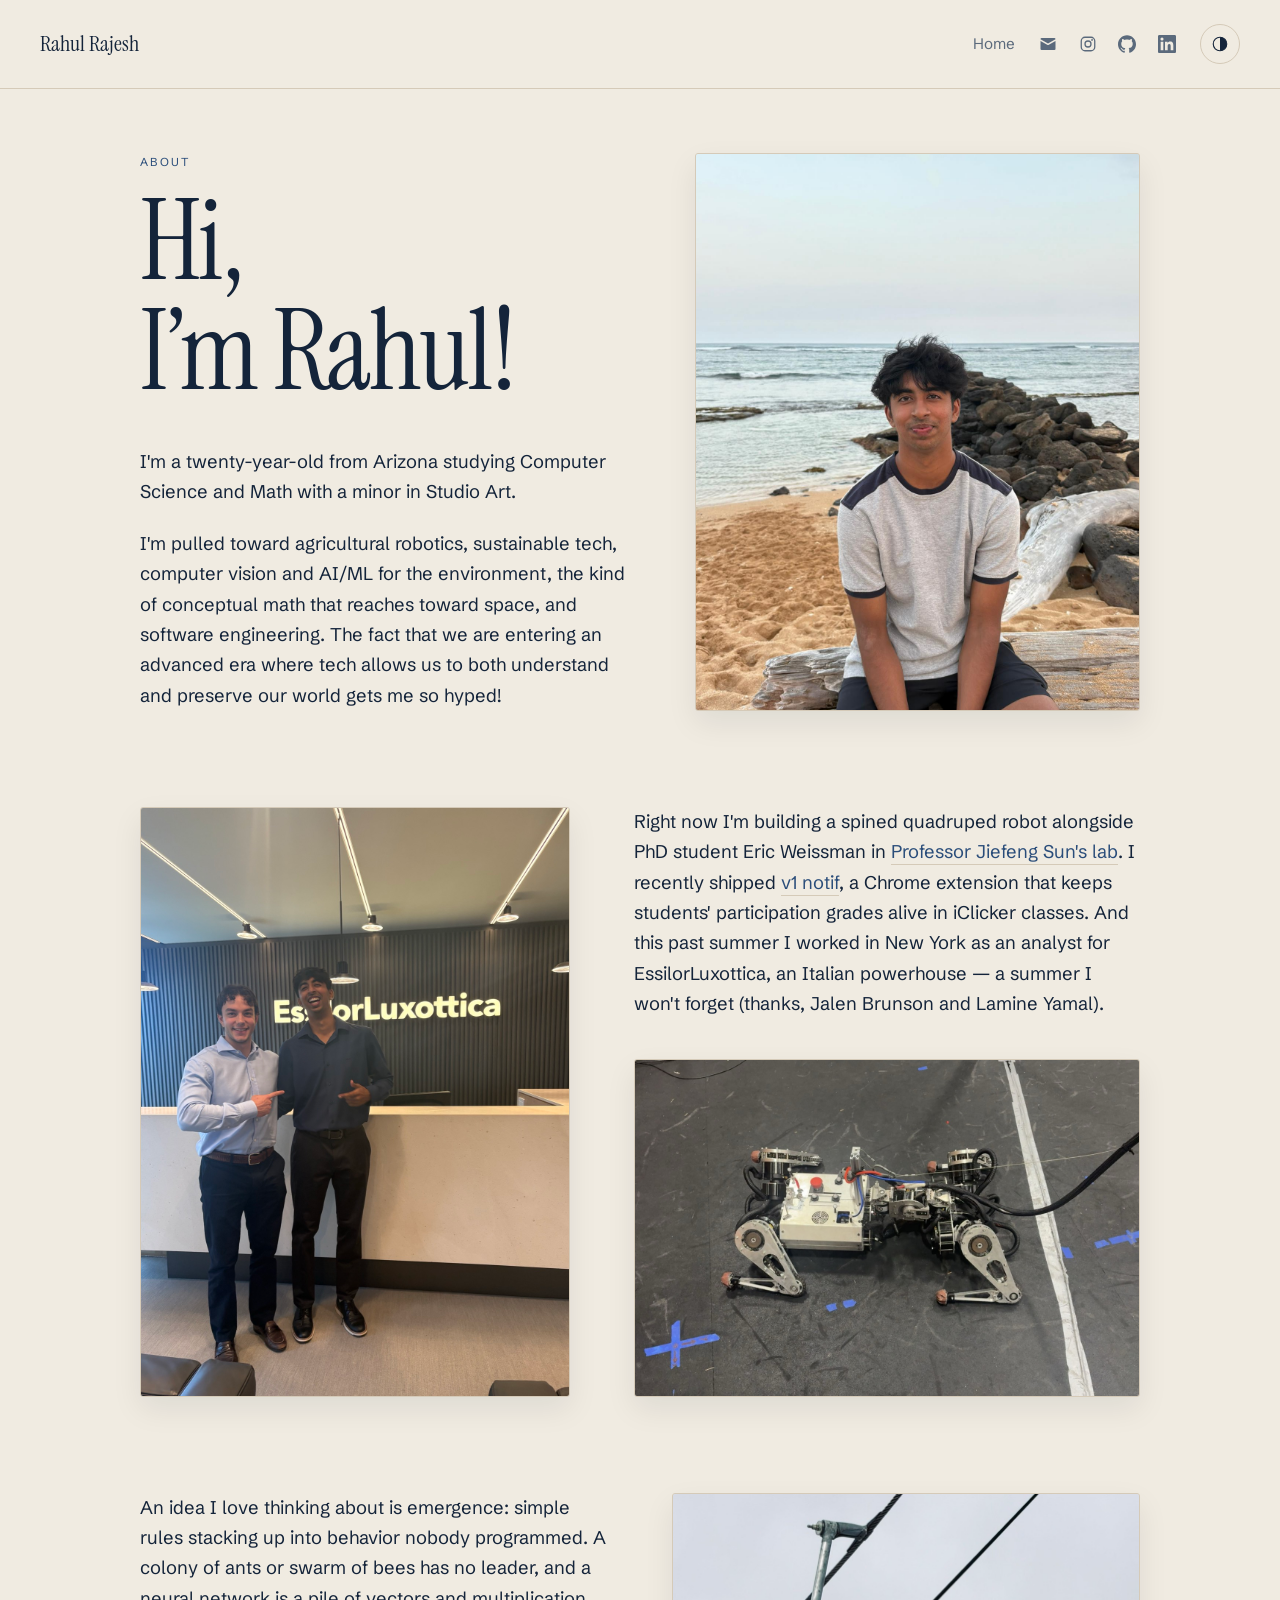
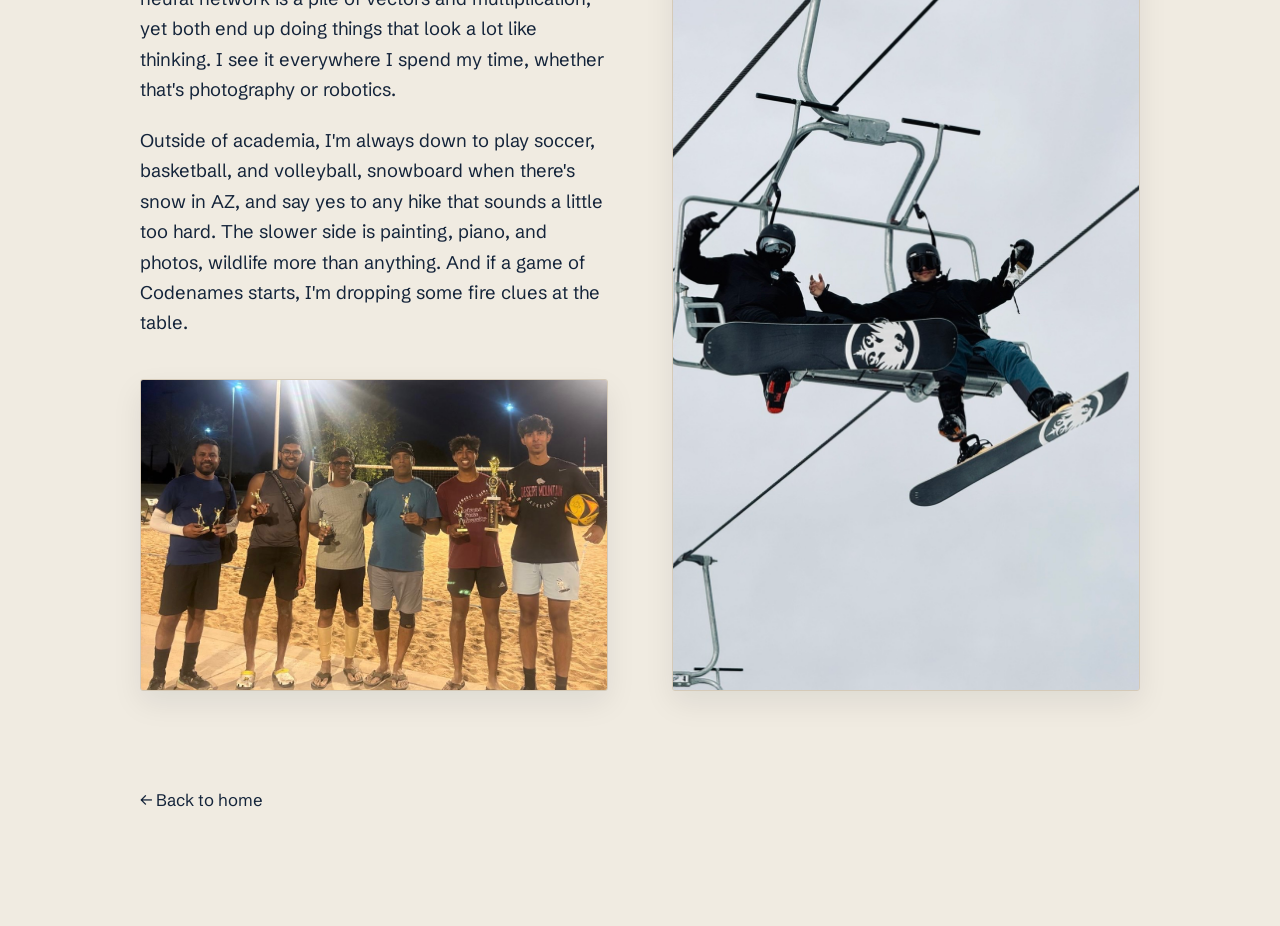
<file: about.html>
<!DOCTYPE html>
<html lang="en">
<head>
  <meta charset="UTF-8" />
  <meta name="viewport" content="width=device-width, initial-scale=1.0" />
  <title>About — Rahul Rajesh</title>
  <meta name="description" content="About Rahul Rajesh — CS & Math student, roboticist, and photographer at ASU." />
  <script>if (localStorage.getItem("theme") === "dark") document.documentElement.setAttribute("data-theme", "dark");</script>
  <link rel="preconnect" href="https://fonts.googleapis.com" />
  <link rel="preconnect" href="https://fonts.gstatic.com" crossorigin />
  <link href="https://fonts.googleapis.com/css2?family=Instrument+Serif:ital@0;1&family=Schibsted+Grotesk:wght@400;500;600;700&display=swap" rel="stylesheet" />
  <link rel="icon" href="favicon.svg" type="image/svg+xml" />
  <link rel="stylesheet" href="css/styles.css" />
</head>
<body>
  <header class="topbar">
    <a class="topbar__brand" href="index.html#home">Rahul Rajesh</a>
    <nav class="topbar__right">
      <a class="topbar__home" href="index.html#home">Home</a>
      <span class="socials">
        <span class="social social--email" tabindex="0" role="button" aria-label="Email address">
          <svg viewBox="0 0 24 24" aria-hidden="true"><path fill="currentColor" d="M2 5.5A1.5 1.5 0 0 1 3.5 4h17A1.5 1.5 0 0 1 22 5.5v.3l-10 5.6L2 5.8v-.3Zm0 2.4V18.5A1.5 1.5 0 0 0 3.5 20h17a1.5 1.5 0 0 0 1.5-1.5V7.9l-9.5 5.3a1 1 0 0 1-1 0L2 7.9Z"/></svg>
          <a class="social__reveal" href="mailto:rrajes10@asu.edu">rrajes10@asu.edu</a>
        </span>
        <a class="social" href="https://www.instagram.com/rahul_raj.12" target="_blank" rel="noopener" aria-label="Instagram">
          <svg viewBox="0 0 24 24" aria-hidden="true"><rect x="3" y="3" width="18" height="18" rx="5" fill="none" stroke="currentColor" stroke-width="1.7"/><circle cx="12" cy="12" r="4" fill="none" stroke="currentColor" stroke-width="1.7"/><circle cx="17.4" cy="6.6" r="1.2" fill="currentColor"/></svg>
        </a>
        <a class="social" href="https://github.com/rahulrajes" target="_blank" rel="noopener" aria-label="GitHub">
          <svg viewBox="0 0 24 24" aria-hidden="true"><path fill="currentColor" d="M12 .297c-6.63 0-12 5.373-12 12 0 5.303 3.438 9.8 8.205 11.385.6.113.82-.258.82-.577 0-.285-.01-1.04-.015-2.04-3.338.724-4.042-1.61-4.042-1.61C4.422 18.07 3.633 17.7 3.633 17.7c-1.087-.744.084-.729.084-.729 1.205.084 1.838 1.236 1.838 1.236 1.07 1.835 2.809 1.305 3.495.998.108-.776.417-1.305.76-1.605-2.665-.3-5.466-1.332-5.466-5.93 0-1.31.465-2.38 1.235-3.22-.135-.303-.54-1.523.105-3.176 0 0 1.005-.322 3.3 1.23.96-.267 1.98-.399 3-.405 1.02.006 2.04.138 3 .405 2.28-1.552 3.285-1.23 3.285-1.23.645 1.653.24 2.873.12 3.176.765.84 1.23 1.91 1.23 3.22 0 4.61-2.805 5.625-5.475 5.92.42.36.81 1.096.81 2.22 0 1.606-.015 2.896-.015 3.286 0 .315.21.69.825.57C20.565 22.092 24 17.592 24 12.297c0-6.627-5.373-12-12-12"/></svg>
        </a>
        <a class="social" href="https://www.linkedin.com/in/rahulrajesh123" target="_blank" rel="noopener" aria-label="LinkedIn">
          <svg viewBox="0 0 24 24" aria-hidden="true"><path fill="currentColor" d="M20.447 20.452h-3.554v-5.569c0-1.328-.027-3.037-1.852-3.037-1.853 0-2.136 1.445-2.136 2.939v5.667H9.351V9h3.414v1.561h.046c.477-.9 1.637-1.85 3.37-1.85 3.601 0 4.267 2.37 4.267 5.455v6.286zM5.337 7.433a2.062 2.062 0 01-2.063-2.065 2.064 2.064 0 112.063 2.065zm1.782 13.019H3.555V9h3.564v11.452zM22.225 0H1.771C.792 0 0 .774 0 1.729v20.542C0 23.227.792 24 1.771 24h20.451C23.2 24 24 23.227 24 22.271V1.729C24 .774 23.2 0 22.222 0h.003z"/></svg>
        </a>
      </span>
      <button class="mode-toggle" id="theme-toggle" type="button" aria-label="Switch theme">
        <svg viewBox="0 0 24 24" aria-hidden="true">
          <circle cx="12" cy="12" r="9" fill="none" stroke="currentColor" stroke-width="1.5"/>
          <path d="M12 3 a9 9 0 0 1 0 18 z" fill="currentColor"/>
        </svg>
      </button>
    </nav>
  </header>

  <main class="about container">

    <!-- Hero -->
    <section class="about-hero">
      <div class="about-hero__text">
        <p class="eyebrow">About</p>
        <h1 class="about-hero__title">Hi, I&rsquo;m&nbsp;Rahul!</h1>
        <div class="prose about-hero__intro" data-content="content/about/intro.txt"></div>
      </div>
      <figure class="about-figure about-portrait" data-reveal>
        <img src="assets/img/about/profile.jpg" alt="Rahul Rajesh" loading="lazy" />
      </figure>
    </section>

    <!-- Right now: tall photo on the left; text (top) + squad photo (bottom) on the right -->
    <section class="about-block about-block--media">
      <figure class="about-figure about-media__tall" data-reveal>
        <img src="assets/img/about/luxottica.jpg" alt="New York, the summer at EssilorLuxottica" loading="lazy" />
      </figure>
      <div class="about-media__col">
        <div class="about-block__text">
          <div class="prose" data-content="content/about/now.txt"></div>
        </div>
        <figure class="about-figure" data-reveal>
          <img src="assets/img/about/squad.jpg" alt="With the spined-quadruped crew" loading="lazy" />
        </figure>
      </div>
    </section>

    <!-- Ideas + Off-the-clock on the left, snowboard photo spanning on the right -->
    <div class="about-sidephoto">
      <div class="about-sidephoto__col">
        <!-- One idea: emergence -->
        <section class="about-block about-block--ideas" data-reveal>
          <div class="prose" data-content="content/about/ideas.txt"></div>
        </section>

        <!-- Off the clock -->
        <section class="about-block">
          <div class="prose" data-content="content/about/hobbies.txt"></div>
        </section>

        <!-- Volleyball photo under the text; its bottom lines up with the snowboard photo's -->
        <figure class="about-figure about-sidephoto__under" data-reveal>
          <img src="assets/img/about/vb.jpeg" alt="Playing volleyball" loading="lazy" />
        </figure>
      </div>
      <figure class="about-figure about-sidephoto__img" data-reveal>
        <img src="assets/img/about/snowboard.jpg" alt="Snowboarding" loading="lazy" />
      </figure>
    </div>

    <p><a class="back-link" href="index.html#home">&larr; Back to home</a></p>
  </main>

  <script src="js/content.js"></script>
  <script src="js/main.js"></script>
</body>
</html>
</file>
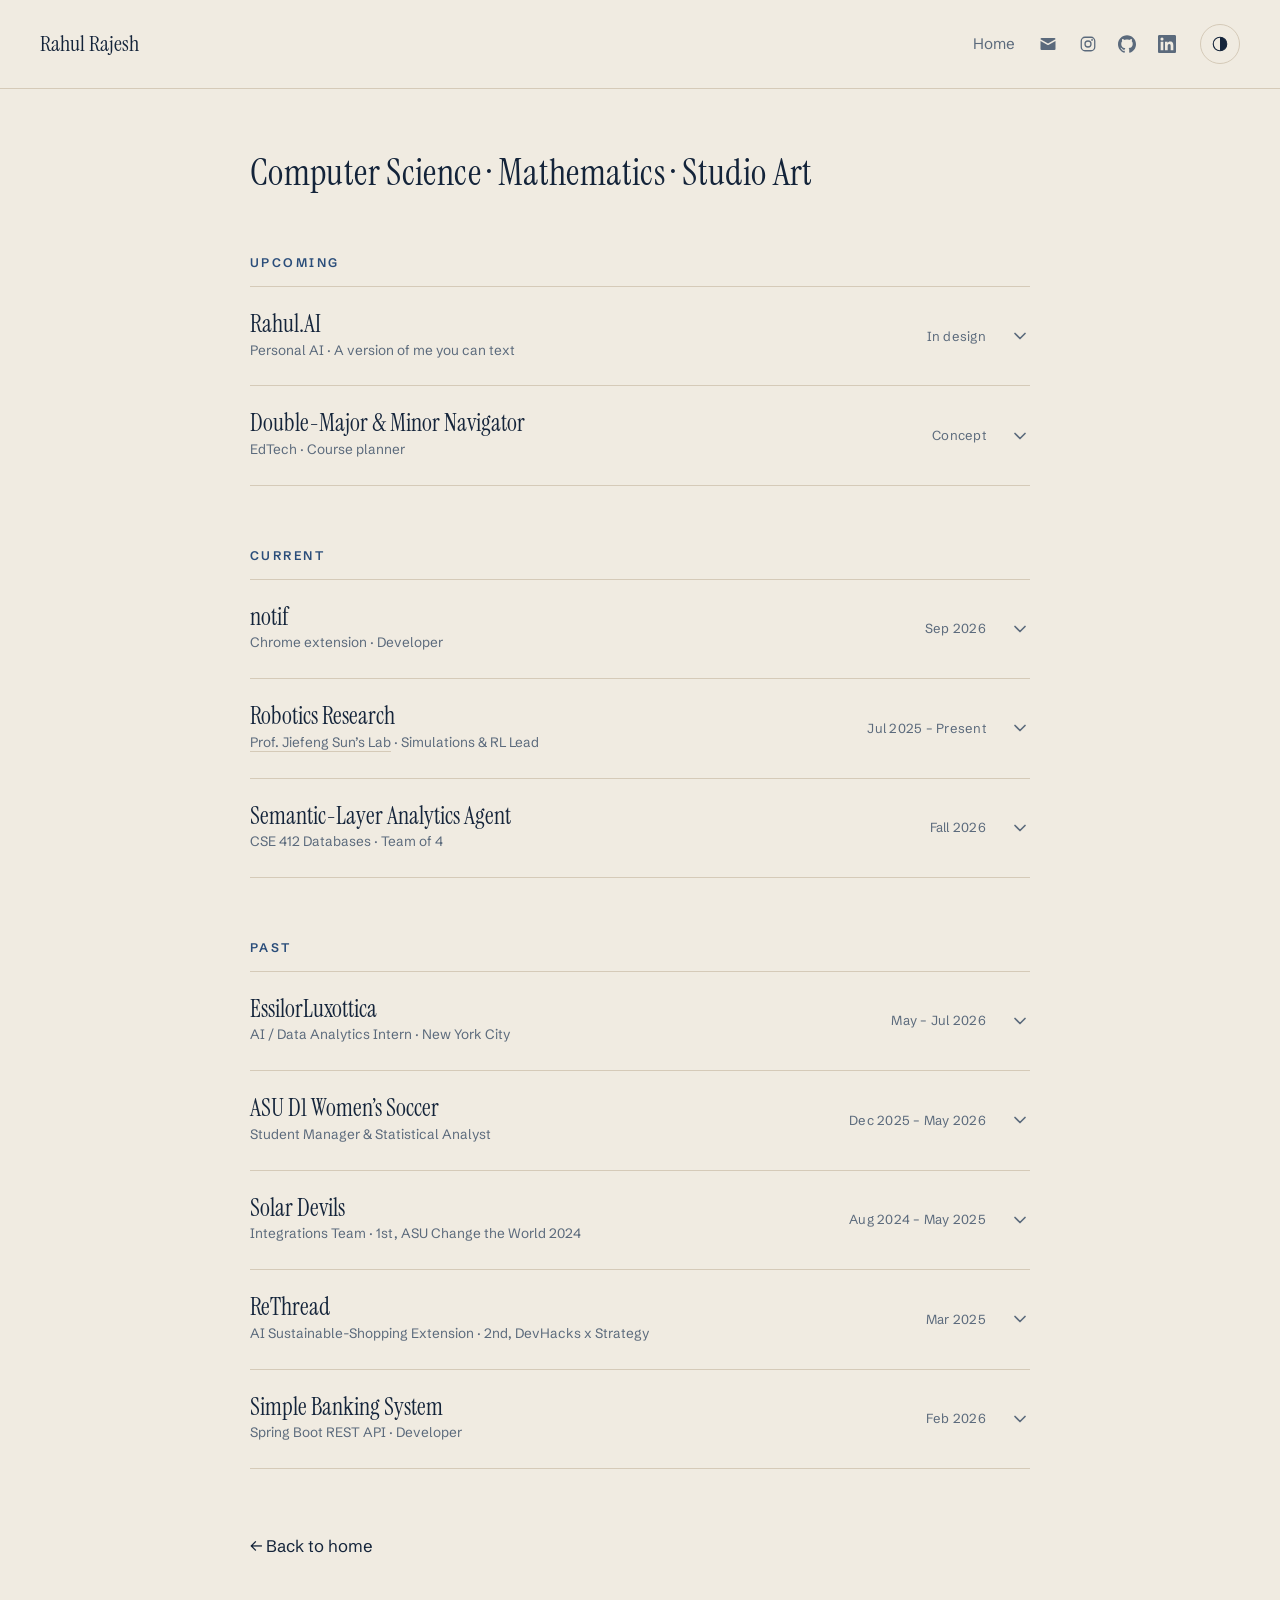
<file: academic.html>
<!DOCTYPE html>
<html lang="en">
<head>
  <meta charset="UTF-8" />
  <meta name="viewport" content="width=device-width, initial-scale=1.0" />
  <title>Academic — Rahul Rajesh</title>
  <meta name="description" content="Academic work, research, and projects by Rahul Rajesh." />
  <script>if (localStorage.getItem("theme") === "dark") document.documentElement.setAttribute("data-theme", "dark");</script>
  <link rel="preconnect" href="https://fonts.googleapis.com" />
  <link rel="preconnect" href="https://fonts.gstatic.com" crossorigin />
  <link href="https://fonts.googleapis.com/css2?family=Instrument+Serif:ital@0;1&family=Schibsted+Grotesk:wght@400;500;600;700&display=swap" rel="stylesheet" />
  <link rel="icon" href="favicon.svg" type="image/svg+xml" />
  <link rel="stylesheet" href="css/styles.css" />
</head>
<body>
  <header class="topbar">
    <a class="topbar__brand" href="index.html#home">Rahul Rajesh</a>
    <nav class="topbar__right">
      <a class="topbar__home" href="index.html#home">Home</a>
      <span class="socials">
        <span class="social social--email" tabindex="0" role="button" aria-label="Email address">
          <svg viewBox="0 0 24 24" aria-hidden="true"><path fill="currentColor" d="M2 5.5A1.5 1.5 0 0 1 3.5 4h17A1.5 1.5 0 0 1 22 5.5v.3l-10 5.6L2 5.8v-.3Zm0 2.4V18.5A1.5 1.5 0 0 0 3.5 20h17a1.5 1.5 0 0 0 1.5-1.5V7.9l-9.5 5.3a1 1 0 0 1-1 0L2 7.9Z"/></svg>
          <a class="social__reveal" href="mailto:rrajes10@asu.edu">rrajes10@asu.edu</a>
        </span>
        <a class="social" href="https://www.instagram.com/rahul_raj.12" target="_blank" rel="noopener" aria-label="Instagram">
          <svg viewBox="0 0 24 24" aria-hidden="true"><rect x="3" y="3" width="18" height="18" rx="5" fill="none" stroke="currentColor" stroke-width="1.7"/><circle cx="12" cy="12" r="4" fill="none" stroke="currentColor" stroke-width="1.7"/><circle cx="17.4" cy="6.6" r="1.2" fill="currentColor"/></svg>
        </a>
        <a class="social" href="https://github.com/rahulrajes" target="_blank" rel="noopener" aria-label="GitHub">
          <svg viewBox="0 0 24 24" aria-hidden="true"><path fill="currentColor" d="M12 .297c-6.63 0-12 5.373-12 12 0 5.303 3.438 9.8 8.205 11.385.6.113.82-.258.82-.577 0-.285-.01-1.04-.015-2.04-3.338.724-4.042-1.61-4.042-1.61C4.422 18.07 3.633 17.7 3.633 17.7c-1.087-.744.084-.729.084-.729 1.205.084 1.838 1.236 1.838 1.236 1.07 1.835 2.809 1.305 3.495.998.108-.776.417-1.305.76-1.605-2.665-.3-5.466-1.332-5.466-5.93 0-1.31.465-2.38 1.235-3.22-.135-.303-.54-1.523.105-3.176 0 0 1.005-.322 3.3 1.23.96-.267 1.98-.399 3-.405 1.02.006 2.04.138 3 .405 2.28-1.552 3.285-1.23 3.285-1.23.645 1.653.24 2.873.12 3.176.765.84 1.23 1.91 1.23 3.22 0 4.61-2.805 5.625-5.475 5.92.42.36.81 1.096.81 2.22 0 1.606-.015 2.896-.015 3.286 0 .315.21.69.825.57C20.565 22.092 24 17.592 24 12.297c0-6.627-5.373-12-12-12"/></svg>
        </a>
        <a class="social" href="https://www.linkedin.com/in/rahulrajesh123" target="_blank" rel="noopener" aria-label="LinkedIn">
          <svg viewBox="0 0 24 24" aria-hidden="true"><path fill="currentColor" d="M20.447 20.452h-3.554v-5.569c0-1.328-.027-3.037-1.852-3.037-1.853 0-2.136 1.445-2.136 2.939v5.667H9.351V9h3.414v1.561h.046c.477-.9 1.637-1.85 3.37-1.85 3.601 0 4.267 2.37 4.267 5.455v6.286zM5.337 7.433a2.062 2.062 0 01-2.063-2.065 2.064 2.064 0 112.063 2.065zm1.782 13.019H3.555V9h3.564v11.452zM22.225 0H1.771C.792 0 0 .774 0 1.729v20.542C0 23.227.792 24 1.771 24h20.451C23.2 24 24 23.227 24 22.271V1.729C24 .774 23.2 0 22.222 0h.003z"/></svg>
        </a>
      </span>
      <button class="mode-toggle" id="theme-toggle" type="button" aria-label="Switch theme">
        <svg viewBox="0 0 24 24" aria-hidden="true">
          <circle cx="12" cy="12" r="9" fill="none" stroke="currentColor" stroke-width="1.5"/>
          <path d="M12 3 a9 9 0 0 1 0 18 z" fill="currentColor"/>
        </svg>
      </button>
    </nav>
  </header>

  <main class="academic container">
    <p class="academic__fields">Computer Science &middot; Mathematics &middot; Studio Art</p>

    <!-- ============ UPCOMING ============ -->
    <section class="acc-group">
      <h2 class="acc-group__label">Upcoming</h2>
      <div class="acc">

        <details class="acc__item">
          <summary class="acc__head">
            <span class="acc__lead">
              <span class="acc__title">Rahul.AI</span>
              <span class="acc__sub">Personal AI · A version of me you can text</span>
            </span>
            <span class="acc__date">In design</span>
            <svg class="acc__chevron" viewBox="0 0 24 24" aria-hidden="true"><path d="M6 9l6 6 6-6" fill="none" stroke="currentColor" stroke-width="2" stroke-linecap="round" stroke-linejoin="round"/></svg>
          </summary>
          <div class="acc__body">
            <p>I want to build a version of me you can text. The plan is to fine-tune a model on my own messages, emails, and writing, then give it a retrieval layer so its answers come from things I&rsquo;ve said before. If it works, you could ask it about my projects at 2am and get the same answer I&rsquo;d give you. I&rsquo;m still working out the hard parts: privacy, and how much to fine-tune versus retrieve.</p>
          </div>
        </details>

        <details class="acc__item">
          <summary class="acc__head">
            <span class="acc__lead">
              <span class="acc__title">Double-Major &amp; Minor Navigator</span>
              <span class="acc__sub">EdTech · Course planner</span>
            </span>
            <span class="acc__date">Concept</span>
            <svg class="acc__chevron" viewBox="0 0 24 24" aria-hidden="true"><path d="M6 9l6 6 6-6" fill="none" stroke="currentColor" stroke-width="2" stroke-linecap="round" stroke-linejoin="round"/></svg>
          </summary>
          <div class="acc__body">
            <p>Planning a double major at ASU means ten tabs of degree sheets and a lot of guessing about which classes count twice. I want to fix that. You pick your two programs (or a major and a minor), and the tool finds the overlapping credits and lays out a semester-by-semester plan that covers both. Under the hood it&rsquo;s a degree audit with an optimizer hunting for classes you can double-count.</p>
          </div>
        </details>

      </div>
    </section>

    <!-- ============ CURRENT ============ -->
    <section class="acc-group">
      <h2 class="acc-group__label">Current</h2>
      <div class="acc">

        <details class="acc__item">
          <summary class="acc__head">
            <span class="acc__lead">
              <span class="acc__title">notif</span>
              <span class="acc__sub">Chrome extension · Developer</span>
            </span>
            <span class="acc__date">Sep 2026</span>
            <svg class="acc__chevron" viewBox="0 0 24 24" aria-hidden="true"><path d="M6 9l6 6 6-6" fill="none" stroke="currentColor" stroke-width="2" stroke-linecap="round" stroke-linejoin="round"/></svg>
          </summary>
          <div class="acc__body">
            <p>Zone out for thirty seconds in a big lecture and you miss the iClicker poll, and there goes your participation grade. I built notif to fix that. It sends a desktop notification and plays a sound the second a poll goes live on iClicker or TopHat. A MutationObserver watches the page for new polls, and I had to route the audio through an offscreen document to sneak past the site&rsquo;s security policy. It doesn&rsquo;t collect any of your data, and you can grab it on the <a href="https://chromewebstore.google.com/detail/gjhgkgehckbejnibbblcijoibhgdagle" target="_blank" rel="noopener">Chrome Web Store</a>.</p>
            <div class="gallery" data-gallery>
              <button class="gallery__item" type="button"><img src="assets/img/academic/notif/notif1.jpg" alt="notif sending a poll alert" loading="lazy"></button>
            </div>
          </div>
        </details>

        <details class="acc__item">
          <summary class="acc__head">
            <span class="acc__lead">
              <span class="acc__title">Robotics Research</span>
              <span class="acc__sub"><a href="https://sunrobotics.lab.asu.edu/" target="_blank" rel="noopener">Prof. Jiefeng Sun&rsquo;s Lab</a> · Simulations &amp; RL Lead</span>
            </span>
            <span class="acc__date">Jul 2025 – Present</span>
            <svg class="acc__chevron" viewBox="0 0 24 24" aria-hidden="true"><path d="M6 9l6 6 6-6" fill="none" stroke="currentColor" stroke-width="2" stroke-linecap="round" stroke-linejoin="round"/></svg>
          </summary>
          <div class="acc__body">
            <p>I run simulations and reinforcement learning for a spined quadruped (picture a robot dog with a bendy back) in Prof. Sun&rsquo;s lab. Right now I&rsquo;m building a ROS2 pipeline that estimates how fast the robot is moving by fusing IMU readings with OptiTrack motion capture through a Kalman filter, since the raw sensor data is noisy. Before that, I built the robot in IsaacSim and MuJoCo so we could train walking policies without breaking the real one. On the side, I&rsquo;m training YOLO models to spot invasive Diamondback Moths in plant shipments at the border.</p>
            <div class="gallery" data-gallery>
              <button class="gallery__item" type="button"><img src="assets/img/academic/research/squad1.jpg" alt="The spined quadruped in the lab" loading="lazy"></button>
              <button class="gallery__item" type="button"><img src="assets/img/academic/research/squad2.jpg" alt="The spined quadruped in the lab" loading="lazy"></button>
            </div>
          </div>
        </details>

        <details class="acc__item">
          <summary class="acc__head">
            <span class="acc__lead">
              <span class="acc__title">Semantic-Layer Analytics Agent</span>
              <span class="acc__sub">CSE 412 Databases · Team of 4</span>
            </span>
            <span class="acc__date">Fall 2026</span>
            <svg class="acc__chevron" viewBox="0 0 24 24" aria-hidden="true"><path d="M6 9l6 6 6-6" fill="none" stroke="currentColor" stroke-width="2" stroke-linecap="round" stroke-linejoin="round"/></svg>
          </summary>
          <div class="acc__body">
            <p>My databases class project, built with three teammates. You type a question like &ldquo;what were sales by seller state?&rdquo; and get a real answer from a Brazilian e-commerce dataset with about 100k orders. If you hand a question straight to an LLM, you often get SQL that looks right and returns the wrong number. So we added a semantic layer: tables that spell out what each metric means and which columns it comes from. The agent (LangGraph and Gemini, with tools over MCP) figures out what you&rsquo;re asking, looks up your terms, writes the SQL, and runs it read-only on Postgres. <a href="https://youtu.be/jkwxs0Xykx0" target="_blank" rel="noopener">Watch the demo</a>.</p>
          </div>
        </details>

      </div>
    </section>

    <!-- ============ PAST ============ -->
    <section class="acc-group">
      <h2 class="acc-group__label">Past</h2>
      <div class="acc">

        <details class="acc__item">
          <summary class="acc__head">
            <span class="acc__lead">
              <span class="acc__title">EssilorLuxottica</span>
              <span class="acc__sub">AI / Data Analytics Intern · New York City</span>
            </span>
            <span class="acc__date">May – Jul 2026</span>
            <svg class="acc__chevron" viewBox="0 0 24 24" aria-hidden="true"><path d="M6 9l6 6 6-6" fill="none" stroke="currentColor" stroke-width="2" stroke-linecap="round" stroke-linejoin="round"/></svg>
          </summary>
          <div class="acc__body">
            <p>I spent the summer in NYC as a data and AI intern. Before I got there, building one report from messy SAP and Hyperion exports ate about four hours of manual work every cycle. I wrote an R pipeline that cleans and joins those files and feeds a live Tableau dashboard, and now it takes fifteen minutes. I also worked on the company&rsquo;s internal AI analytics assistant, where I built and containerized the pipeline that turns BigQuery data into embeddings in Postgres, plus a reranker that sorts search results before they reach the model.</p>
          </div>
        </details>

        <details class="acc__item">
          <summary class="acc__head">
            <span class="acc__lead">
              <span class="acc__title">ASU D1 Women&rsquo;s Soccer</span>
              <span class="acc__sub">Student Manager &amp; Statistical Analyst</span>
            </span>
            <span class="acc__date">Dec 2025 – May 2026</span>
            <svg class="acc__chevron" viewBox="0 0 24 24" aria-hidden="true"><path d="M6 9l6 6 6-6" fill="none" stroke="currentColor" stroke-width="2" stroke-linecap="round" stroke-linejoin="round"/></svg>
          </summary>
          <div class="acc__body">
            <p>I was a student manager and the stats person for ASU women&rsquo;s soccer. I wrote Python scripts to clean player-tracking and match data from a bunch of different sources, then turned it into availability numbers and percentile rankings for scouting and roster decisions.</p>
          </div>
        </details>

        <details class="acc__item">
          <summary class="acc__head">
            <span class="acc__lead">
              <span class="acc__title">Solar Devils</span>
              <span class="acc__sub">Integrations Team · 1st, ASU Change the World 2024</span>
            </span>
            <span class="acc__date">Aug 2024 – May 2025</span>
            <svg class="acc__chevron" viewBox="0 0 24 24" aria-hidden="true"><path d="M6 9l6 6 6-6" fill="none" stroke="currentColor" stroke-width="2" stroke-linecap="round" stroke-linejoin="round"/></svg>
          </summary>
          <div class="acc__body">
            <p>Freshman year I joined the Solar Devils, ASU&rsquo;s solar car team, and we took first at ASU Change the World 2024. I was on integrations, where I built a Python and SQLite pipeline that pulled the car&rsquo;s CAN bus telemetry into a database. That way the team could see live performance data on the car&rsquo;s displays and figure out what was breaking.</p>
          </div>
        </details>

        <details class="acc__item">
          <summary class="acc__head">
            <span class="acc__lead">
              <span class="acc__title">ReThread</span>
              <span class="acc__sub">AI Sustainable-Shopping Extension · 2nd, DevHacks x Strategy</span>
            </span>
            <span class="acc__date">Mar 2025</span>
            <svg class="acc__chevron" viewBox="0 0 24 24" aria-hidden="true"><path d="M6 9l6 6 6-6" fill="none" stroke="currentColor" stroke-width="2" stroke-linecap="round" stroke-linejoin="round"/></svg>
          </summary>
          <div class="acc__body">
            <p>We built this at the DevHacks x Strategy hackathon and took second place. ReThread is a Chrome extension that recognizes the clothes you&rsquo;re looking at online (Google Cloud Vision plus keyword matching) and finds similar pieces secondhand on sites like Poshmark, so you can buy used and keep a few more clothes out of landfills.</p>
            <div class="gallery" data-gallery>
              <button class="gallery__item" type="button"><img src="assets/img/academic/rethread/rethread1.jpg" alt="ReThread in action" loading="lazy"></button>
              <button class="gallery__item" type="button"><img src="assets/img/academic/rethread/rethread2.jpg" alt="ReThread in action" loading="lazy"></button>
              <button class="gallery__item" type="button"><img src="assets/img/academic/rethread/rethread3.jpg" alt="ReThread in action" loading="lazy"></button>
            </div>
          </div>
        </details>

        <details class="acc__item">
          <summary class="acc__head">
            <span class="acc__lead">
              <span class="acc__title">Simple Banking System</span>
              <span class="acc__sub">Spring Boot REST API · Developer</span>
            </span>
            <span class="acc__date">Feb 2026</span>
            <svg class="acc__chevron" viewBox="0 0 24 24" aria-hidden="true"><path d="M6 9l6 6 6-6" fill="none" stroke="currentColor" stroke-width="2" stroke-linecap="round" stroke-linejoin="round"/></svg>
          </summary>
          <div class="acc__body">
            <p>I built this to learn how a real backend fits together. It&rsquo;s a banking REST API in Spring Boot with the standard controller, service, and repository layers, Hibernate and Spring Data JPA on top of MySQL, DTOs, and centralized error handling. I tested the endpoints in Postman.</p>
          </div>
        </details>

      </div>
    </section>

    <p><a class="back-link" href="index.html#home">&larr; Back to home</a></p>
  </main>

  <script src="js/gallery.js"></script>
  <script src="js/main.js"></script>
</body>
</html>
</file>
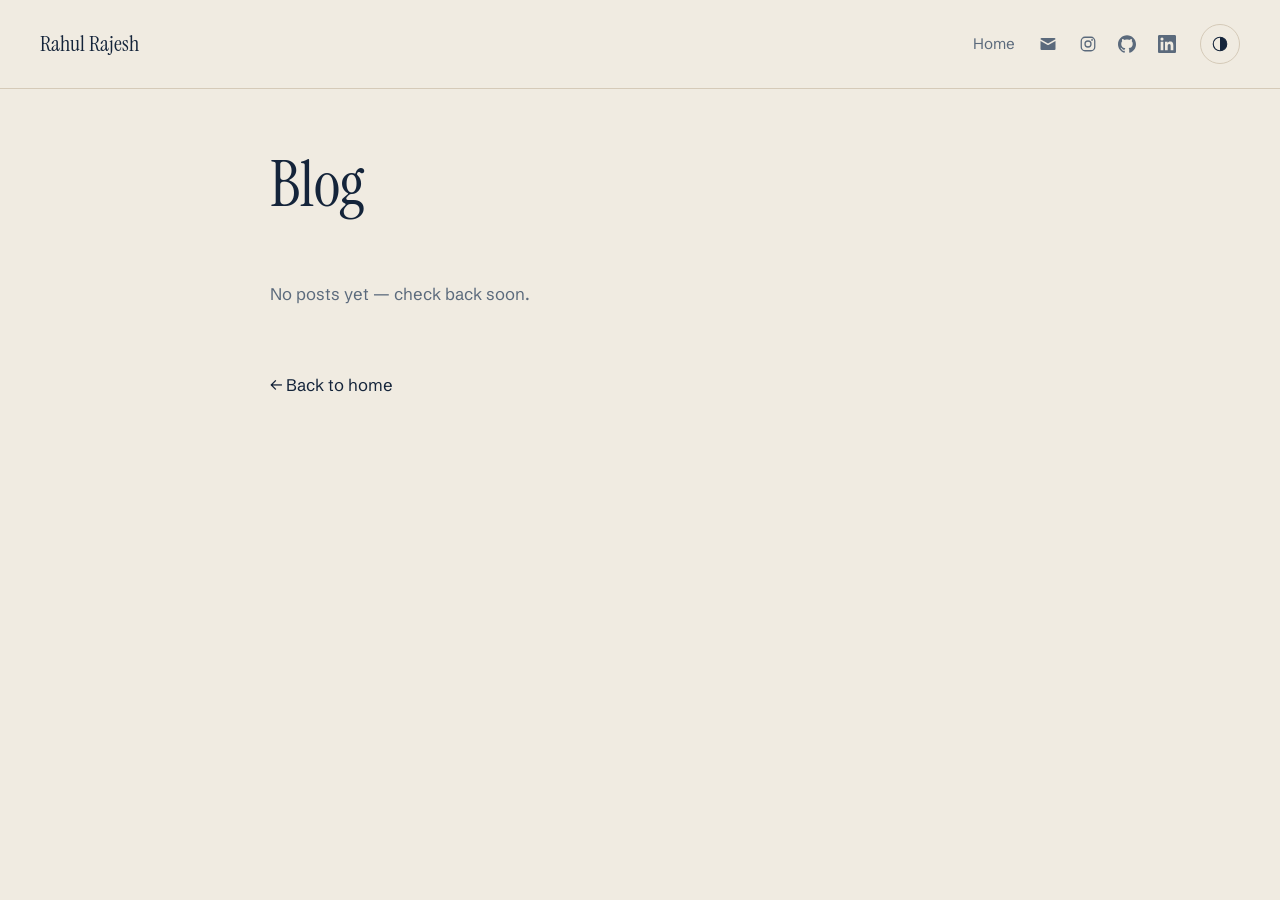
<file: blogs.html>
<!DOCTYPE html>
<html lang="en">
<head>
  <meta charset="UTF-8" />
  <meta name="viewport" content="width=device-width, initial-scale=1.0" />
  <title>Blogs — Rahul Rajesh</title>
  <meta name="description" content="Writing and notes by Rahul Rajesh." />
  <script>if (localStorage.getItem("theme") === "dark") document.documentElement.setAttribute("data-theme", "dark");</script>
  <link rel="preconnect" href="https://fonts.googleapis.com" />
  <link rel="preconnect" href="https://fonts.gstatic.com" crossorigin />
  <link href="https://fonts.googleapis.com/css2?family=Instrument+Serif:ital@0;1&family=Schibsted+Grotesk:wght@400;500;600;700&display=swap" rel="stylesheet" />
  <link rel="icon" href="favicon.svg" type="image/svg+xml" />
  <link rel="stylesheet" href="css/styles.css" />
</head>
<body>
  <header class="topbar">
    <a class="topbar__brand" href="index.html#home">Rahul Rajesh</a>
    <nav class="topbar__right">
      <a class="topbar__home" href="index.html#home">Home</a>
      <span class="socials">
        <span class="social social--email" tabindex="0" role="button" aria-label="Email address">
          <svg viewBox="0 0 24 24" aria-hidden="true"><path fill="currentColor" d="M2 5.5A1.5 1.5 0 0 1 3.5 4h17A1.5 1.5 0 0 1 22 5.5v.3l-10 5.6L2 5.8v-.3Zm0 2.4V18.5A1.5 1.5 0 0 0 3.5 20h17a1.5 1.5 0 0 0 1.5-1.5V7.9l-9.5 5.3a1 1 0 0 1-1 0L2 7.9Z"/></svg>
          <a class="social__reveal" href="mailto:rrajes10@asu.edu">rrajes10@asu.edu</a>
        </span>
        <a class="social" href="https://www.instagram.com/rahul_raj.12" target="_blank" rel="noopener" aria-label="Instagram">
          <svg viewBox="0 0 24 24" aria-hidden="true"><rect x="3" y="3" width="18" height="18" rx="5" fill="none" stroke="currentColor" stroke-width="1.7"/><circle cx="12" cy="12" r="4" fill="none" stroke="currentColor" stroke-width="1.7"/><circle cx="17.4" cy="6.6" r="1.2" fill="currentColor"/></svg>
        </a>
        <a class="social" href="https://github.com/rahulrajes" target="_blank" rel="noopener" aria-label="GitHub">
          <svg viewBox="0 0 24 24" aria-hidden="true"><path fill="currentColor" d="M12 .297c-6.63 0-12 5.373-12 12 0 5.303 3.438 9.8 8.205 11.385.6.113.82-.258.82-.577 0-.285-.01-1.04-.015-2.04-3.338.724-4.042-1.61-4.042-1.61C4.422 18.07 3.633 17.7 3.633 17.7c-1.087-.744.084-.729.084-.729 1.205.084 1.838 1.236 1.838 1.236 1.07 1.835 2.809 1.305 3.495.998.108-.776.417-1.305.76-1.605-2.665-.3-5.466-1.332-5.466-5.93 0-1.31.465-2.38 1.235-3.22-.135-.303-.54-1.523.105-3.176 0 0 1.005-.322 3.3 1.23.96-.267 1.98-.399 3-.405 1.02.006 2.04.138 3 .405 2.28-1.552 3.285-1.23 3.285-1.23.645 1.653.24 2.873.12 3.176.765.84 1.23 1.91 1.23 3.22 0 4.61-2.805 5.625-5.475 5.92.42.36.81 1.096.81 2.22 0 1.606-.015 2.896-.015 3.286 0 .315.21.69.825.57C20.565 22.092 24 17.592 24 12.297c0-6.627-5.373-12-12-12"/></svg>
        </a>
        <a class="social" href="https://www.linkedin.com/in/rahulrajesh123" target="_blank" rel="noopener" aria-label="LinkedIn">
          <svg viewBox="0 0 24 24" aria-hidden="true"><path fill="currentColor" d="M20.447 20.452h-3.554v-5.569c0-1.328-.027-3.037-1.852-3.037-1.853 0-2.136 1.445-2.136 2.939v5.667H9.351V9h3.414v1.561h.046c.477-.9 1.637-1.85 3.37-1.85 3.601 0 4.267 2.37 4.267 5.455v6.286zM5.337 7.433a2.062 2.062 0 01-2.063-2.065 2.064 2.064 0 112.063 2.065zm1.782 13.019H3.555V9h3.564v11.452zM22.225 0H1.771C.792 0 0 .774 0 1.729v20.542C0 23.227.792 24 1.771 24h20.451C23.2 24 24 23.227 24 22.271V1.729C24 .774 23.2 0 22.222 0h.003z"/></svg>
        </a>
      </span>
      <button class="mode-toggle" id="theme-toggle" type="button" aria-label="Switch theme">
        <svg viewBox="0 0 24 24" aria-hidden="true">
          <circle cx="12" cy="12" r="9" fill="none" stroke="currentColor" stroke-width="1.5"/>
          <path d="M12 3 a9 9 0 0 1 0 18 z" fill="currentColor"/>
        </svg>
      </button>
    </nav>
  </header>

  <main class="posts container">
    <p class="page-lead">Blog</p>
    <div class="posts__list" data-posts="blog"></div>
    <p><a class="back-link" href="index.html#home">&larr; Back to home</a></p>
  </main>

  <script src="js/md.js"></script>
  <script src="js/gallery.js"></script>
  <script src="js/slideshow.js"></script>
  <script src="js/posts.js"></script>
  <script src="js/main.js"></script>
</body>
</html>
</file>
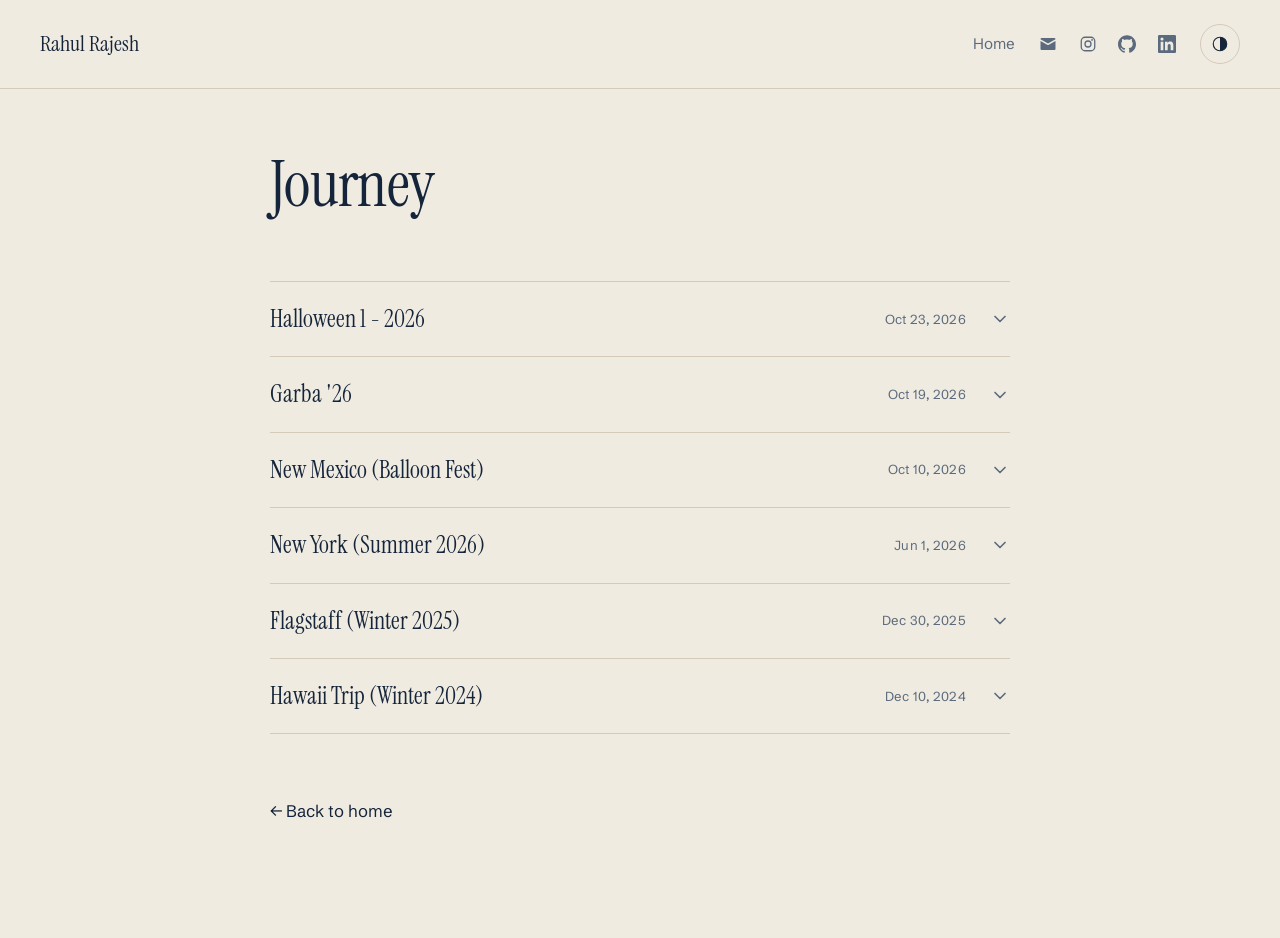
<file: journey.html>
<!DOCTYPE html>
<html lang="en">
<head>
  <meta charset="UTF-8" />
  <meta name="viewport" content="width=device-width, initial-scale=1.0" />
  <title>Journey — Rahul Rajesh</title>
  <meta name="description" content="The path so far — milestones and moments that shaped the work." />
  <script>if (localStorage.getItem("theme") === "dark") document.documentElement.setAttribute("data-theme", "dark");</script>
  <link rel="preconnect" href="https://fonts.googleapis.com" />
  <link rel="preconnect" href="https://fonts.gstatic.com" crossorigin />
  <link href="https://fonts.googleapis.com/css2?family=Instrument+Serif:ital@0;1&family=Schibsted+Grotesk:wght@400;500;600;700&display=swap" rel="stylesheet" />
  <link rel="icon" href="favicon.svg" type="image/svg+xml" />
  <link rel="stylesheet" href="css/styles.css" />
</head>
<body>
  <header class="topbar">
    <a class="topbar__brand" href="index.html#home">Rahul Rajesh</a>
    <nav class="topbar__right">
      <a class="topbar__home" href="index.html#home">Home</a>
      <span class="socials">
        <span class="social social--email" tabindex="0" role="button" aria-label="Email address">
          <svg viewBox="0 0 24 24" aria-hidden="true"><path fill="currentColor" d="M2 5.5A1.5 1.5 0 0 1 3.5 4h17A1.5 1.5 0 0 1 22 5.5v.3l-10 5.6L2 5.8v-.3Zm0 2.4V18.5A1.5 1.5 0 0 0 3.5 20h17a1.5 1.5 0 0 0 1.5-1.5V7.9l-9.5 5.3a1 1 0 0 1-1 0L2 7.9Z"/></svg>
          <a class="social__reveal" href="mailto:rrajes10@asu.edu">rrajes10@asu.edu</a>
        </span>
        <a class="social" href="https://www.instagram.com/rahul_raj.12" target="_blank" rel="noopener" aria-label="Instagram">
          <svg viewBox="0 0 24 24" aria-hidden="true"><rect x="3" y="3" width="18" height="18" rx="5" fill="none" stroke="currentColor" stroke-width="1.7"/><circle cx="12" cy="12" r="4" fill="none" stroke="currentColor" stroke-width="1.7"/><circle cx="17.4" cy="6.6" r="1.2" fill="currentColor"/></svg>
        </a>
        <a class="social" href="https://github.com/rahulrajes" target="_blank" rel="noopener" aria-label="GitHub">
          <svg viewBox="0 0 24 24" aria-hidden="true"><path fill="currentColor" d="M12 .297c-6.63 0-12 5.373-12 12 0 5.303 3.438 9.8 8.205 11.385.6.113.82-.258.82-.577 0-.285-.01-1.04-.015-2.04-3.338.724-4.042-1.61-4.042-1.61C4.422 18.07 3.633 17.7 3.633 17.7c-1.087-.744.084-.729.084-.729 1.205.084 1.838 1.236 1.838 1.236 1.07 1.835 2.809 1.305 3.495.998.108-.776.417-1.305.76-1.605-2.665-.3-5.466-1.332-5.466-5.93 0-1.31.465-2.38 1.235-3.22-.135-.303-.54-1.523.105-3.176 0 0 1.005-.322 3.3 1.23.96-.267 1.98-.399 3-.405 1.02.006 2.04.138 3 .405 2.28-1.552 3.285-1.23 3.285-1.23.645 1.653.24 2.873.12 3.176.765.84 1.23 1.91 1.23 3.22 0 4.61-2.805 5.625-5.475 5.92.42.36.81 1.096.81 2.22 0 1.606-.015 2.896-.015 3.286 0 .315.21.69.825.57C20.565 22.092 24 17.592 24 12.297c0-6.627-5.373-12-12-12"/></svg>
        </a>
        <a class="social" href="https://www.linkedin.com/in/rahulrajesh123" target="_blank" rel="noopener" aria-label="LinkedIn">
          <svg viewBox="0 0 24 24" aria-hidden="true"><path fill="currentColor" d="M20.447 20.452h-3.554v-5.569c0-1.328-.027-3.037-1.852-3.037-1.853 0-2.136 1.445-2.136 2.939v5.667H9.351V9h3.414v1.561h.046c.477-.9 1.637-1.85 3.37-1.85 3.601 0 4.267 2.37 4.267 5.455v6.286zM5.337 7.433a2.062 2.062 0 01-2.063-2.065 2.064 2.064 0 112.063 2.065zm1.782 13.019H3.555V9h3.564v11.452zM22.225 0H1.771C.792 0 0 .774 0 1.729v20.542C0 23.227.792 24 1.771 24h20.451C23.2 24 24 23.227 24 22.271V1.729C24 .774 23.2 0 22.222 0h.003z"/></svg>
        </a>
      </span>
      <button class="mode-toggle" id="theme-toggle" type="button" aria-label="Switch theme">
        <svg viewBox="0 0 24 24" aria-hidden="true">
          <circle cx="12" cy="12" r="9" fill="none" stroke="currentColor" stroke-width="1.5"/>
          <path d="M12 3 a9 9 0 0 1 0 18 z" fill="currentColor"/>
        </svg>
      </button>
    </nav>
  </header>

  <main class="posts container">
    <p class="page-lead">Journey</p>
    <div class="posts__list" data-posts="journey"></div>
    <p><a class="back-link" href="index.html#home">&larr; Back to home</a></p>
  </main>

  <script src="js/md.js"></script>
  <script src="js/gallery.js"></script>
  <script src="js/slideshow.js"></script>
  <script src="js/posts.js"></script>
  <script src="js/main.js"></script>
</body>
</html>
</file>
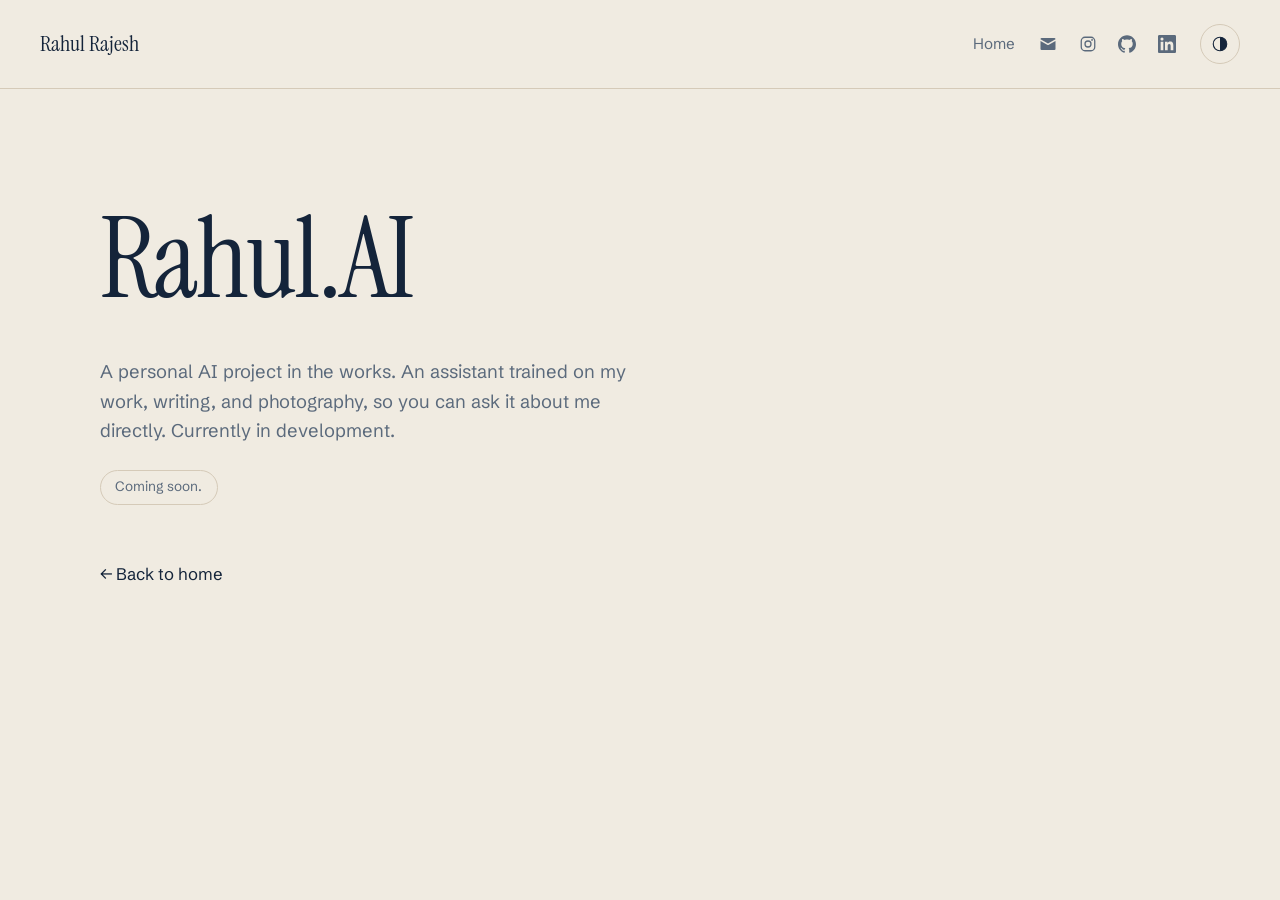
<file: rahul-ai.html>
<!DOCTYPE html>
<html lang="en">
<head>
  <meta charset="UTF-8" />
  <meta name="viewport" content="width=device-width, initial-scale=1.0" />
  <title>Rahul.AI — Rahul Rajesh</title>
  <meta name="description" content="Rahul.AI — a personal AI project in development by Rahul Rajesh." />
  <script>if (localStorage.getItem("theme") === "dark") document.documentElement.setAttribute("data-theme", "dark");</script>
  <link rel="preconnect" href="https://fonts.googleapis.com" />
  <link rel="preconnect" href="https://fonts.gstatic.com" crossorigin />
  <link href="https://fonts.googleapis.com/css2?family=Instrument+Serif:ital@0;1&family=Schibsted+Grotesk:wght@400;500;600;700&display=swap" rel="stylesheet" />
  <link rel="icon" href="favicon.svg" type="image/svg+xml" />
  <link rel="stylesheet" href="css/styles.css" />
</head>
<body>
  <header class="topbar">
    <a class="topbar__brand" href="index.html#home">Rahul Rajesh</a>
    <nav class="topbar__right">
      <a class="topbar__home" href="index.html#home">Home</a>
      <span class="socials">
        <span class="social social--email" tabindex="0" role="button" aria-label="Email address">
          <svg viewBox="0 0 24 24" aria-hidden="true"><path fill="currentColor" d="M2 5.5A1.5 1.5 0 0 1 3.5 4h17A1.5 1.5 0 0 1 22 5.5v.3l-10 5.6L2 5.8v-.3Zm0 2.4V18.5A1.5 1.5 0 0 0 3.5 20h17a1.5 1.5 0 0 0 1.5-1.5V7.9l-9.5 5.3a1 1 0 0 1-1 0L2 7.9Z"/></svg>
          <a class="social__reveal" href="mailto:rrajes10@asu.edu">rrajes10@asu.edu</a>
        </span>
        <a class="social" href="https://www.instagram.com/rahul_raj.12" target="_blank" rel="noopener" aria-label="Instagram">
          <svg viewBox="0 0 24 24" aria-hidden="true"><rect x="3" y="3" width="18" height="18" rx="5" fill="none" stroke="currentColor" stroke-width="1.7"/><circle cx="12" cy="12" r="4" fill="none" stroke="currentColor" stroke-width="1.7"/><circle cx="17.4" cy="6.6" r="1.2" fill="currentColor"/></svg>
        </a>
        <a class="social" href="https://github.com/rahulrajes" target="_blank" rel="noopener" aria-label="GitHub">
          <svg viewBox="0 0 24 24" aria-hidden="true"><path fill="currentColor" d="M12 .297c-6.63 0-12 5.373-12 12 0 5.303 3.438 9.8 8.205 11.385.6.113.82-.258.82-.577 0-.285-.01-1.04-.015-2.04-3.338.724-4.042-1.61-4.042-1.61C4.422 18.07 3.633 17.7 3.633 17.7c-1.087-.744.084-.729.084-.729 1.205.084 1.838 1.236 1.838 1.236 1.07 1.835 2.809 1.305 3.495.998.108-.776.417-1.305.76-1.605-2.665-.3-5.466-1.332-5.466-5.93 0-1.31.465-2.38 1.235-3.22-.135-.303-.54-1.523.105-3.176 0 0 1.005-.322 3.3 1.23.96-.267 1.98-.399 3-.405 1.02.006 2.04.138 3 .405 2.28-1.552 3.285-1.23 3.285-1.23.645 1.653.24 2.873.12 3.176.765.84 1.23 1.91 1.23 3.22 0 4.61-2.805 5.625-5.475 5.92.42.36.81 1.096.81 2.22 0 1.606-.015 2.896-.015 3.286 0 .315.21.69.825.57C20.565 22.092 24 17.592 24 12.297c0-6.627-5.373-12-12-12"/></svg>
        </a>
        <a class="social" href="https://www.linkedin.com/in/rahulrajesh123" target="_blank" rel="noopener" aria-label="LinkedIn">
          <svg viewBox="0 0 24 24" aria-hidden="true"><path fill="currentColor" d="M20.447 20.452h-3.554v-5.569c0-1.328-.027-3.037-1.852-3.037-1.853 0-2.136 1.445-2.136 2.939v5.667H9.351V9h3.414v1.561h.046c.477-.9 1.637-1.85 3.37-1.85 3.601 0 4.267 2.37 4.267 5.455v6.286zM5.337 7.433a2.062 2.062 0 01-2.063-2.065 2.064 2.064 0 112.063 2.065zm1.782 13.019H3.555V9h3.564v11.452zM22.225 0H1.771C.792 0 0 .774 0 1.729v20.542C0 23.227.792 24 1.771 24h20.451C23.2 24 24 23.227 24 22.271V1.729C24 .774 23.2 0 22.222 0h.003z"/></svg>
        </a>
      </span>
      <button class="mode-toggle" id="theme-toggle" type="button" aria-label="Switch theme">
        <svg viewBox="0 0 24 24" aria-hidden="true">
          <circle cx="12" cy="12" r="9" fill="none" stroke="currentColor" stroke-width="1.5"/>
          <path d="M12 3 a9 9 0 0 1 0 18 z" fill="currentColor"/>
        </svg>
      </button>
    </nav>
  </header>

  <main class="section-page container">
    <h1 class="section-title">Rahul.AI</h1>
    <p class="section-desc">A personal AI project in the works. An assistant trained on my work, writing, and photography, so you can ask it about me directly. Currently in development.</p>
    <span class="section-status">Coming soon.</span>
    <p><a class="back-link" href="index.html#home">&larr; Back to home</a></p>
  </main>

  <script src="js/main.js"></script>
</body>
</html>
</file>
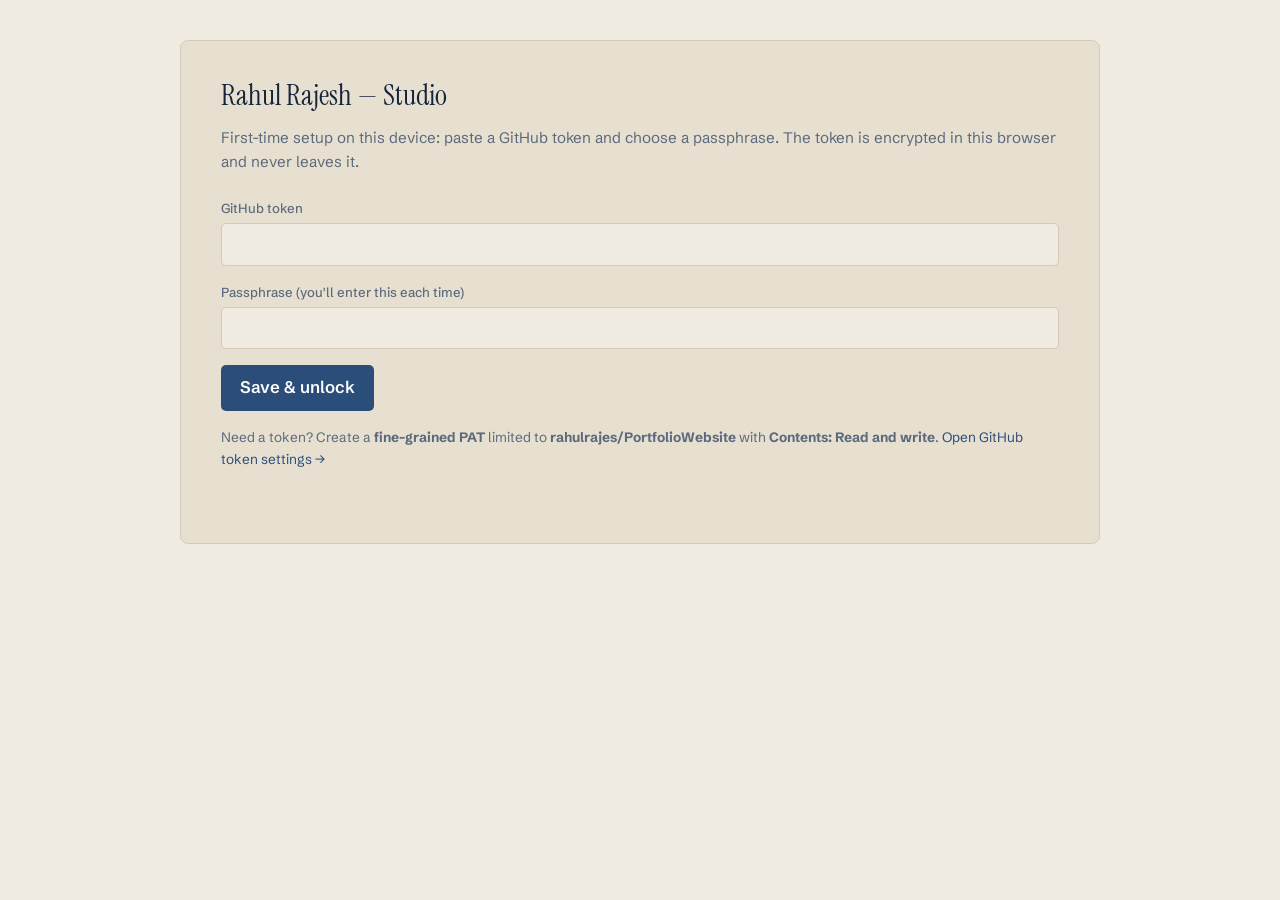
<file: studio.html>
<!DOCTYPE html>
<html lang="en">
<head>
  <meta charset="UTF-8" />
  <meta name="viewport" content="width=device-width, initial-scale=1.0" />
  <meta name="robots" content="noindex, nofollow" />
  <title>Studio</title>
  <link rel="preconnect" href="https://fonts.googleapis.com" />
  <link rel="preconnect" href="https://fonts.gstatic.com" crossorigin />
  <link href="https://fonts.googleapis.com/css2?family=Instrument+Serif:ital@0;1&family=Schibsted+Grotesk:wght@400;500;600;700&display=swap" rel="stylesheet" />
  <link rel="icon" href="favicon.svg" type="image/svg+xml" />
  <link rel="stylesheet" href="css/styles.css" />
  <style>
    body.studio { background: var(--bg); }
    .studio [hidden] { display: none !important; }   /* "hidden" wins over display rules below */
    .studio__wrap { max-width: 1000px; margin-inline: auto; padding: var(--space-4); }
    .studio__card {
      background: var(--bg-2); border: 1px solid var(--line); border-radius: 8px;
      padding: var(--space-4); margin-bottom: var(--space-4);
    }
    .studio__logo { font-family: var(--serif); font-size: 1.8rem; color: var(--ink); margin: 0; }
    .studio__hint { color: var(--ink-soft); font-size: 0.95rem; margin: var(--space-2) 0 var(--space-3); }
    .studio__help { color: var(--ink-soft); font-size: 0.85rem; margin-top: var(--space-2); }
    .studio label { display: block; font-size: 0.82rem; color: var(--ink-soft); margin-bottom: var(--space-2); font-weight: 500; }
    .studio input[type=text], .studio input[type=password], .studio input[type=date],
    .studio textarea, .studio select {
      width: 100%; margin-top: 4px; padding: 0.6rem 0.7rem; font: inherit;
      color: var(--ink); background: var(--bg); border: 1px solid var(--line); border-radius: 5px;
    }
    .studio textarea { resize: vertical; line-height: 1.55; font-size: 0.98rem; }
    .studio__btn {
      background: var(--accent); color: #fff; border: none; border-radius: 5px;
      padding: 0.6rem 1.2rem; font: inherit; font-weight: 600; cursor: pointer;
    }
    .studio__btn:hover { filter: brightness(1.06); }
    .studio__link { background: none; border: none; color: var(--ink-soft); cursor: pointer; font: inherit; text-decoration: underline; padding: 0.4rem 0.5rem; }
    .studio__link:hover { color: var(--ink); }
    .studio__link--danger:hover { color: #c0392b; }
    .studio__msg { font-size: 0.85rem; color: var(--ink-soft); min-height: 1.2em; margin: var(--space-2) 0 0; }
    .studio__msg.is-err { color: #c0392b; }
    .studio__msg.is-ok { color: #2e7d32; }

    .studio__topbar { display: flex; align-items: center; justify-content: space-between; margin-bottom: var(--space-3); gap: var(--space-2); }
    .studio__grid { display: grid; grid-template-columns: 1fr 1fr; gap: var(--space-4); }
    .studio__form label { margin-bottom: var(--space-3); }
    .studio__preview { border: 1px dashed var(--line); border-radius: 6px; padding: var(--space-3); overflow: auto; }
    .studio__previewhead { font-size: 0.72rem; letter-spacing: 0.16em; text-transform: uppercase; color: var(--ink-soft); margin-bottom: var(--space-2); }
    .studio__filebtn { display: inline-block; cursor: pointer; border: 1px solid var(--line); border-radius: 5px; padding: 0.5rem 0.9rem; color: var(--ink); font-weight: 500; }
    .studio__filebtn:hover { border-color: var(--accent); }
    .studio__thumbs { display: flex; flex-wrap: wrap; gap: 8px; margin-top: var(--space-2); }
    .studio__thumb { position: relative; width: 74px; height: 74px; border-radius: 5px; overflow: hidden; border: 1px solid var(--line); }
    .studio__thumb img { width: 100%; height: 100%; object-fit: cover; }
    .studio__thumb.is-video::after { content: "▶"; position: absolute; left: 6px; bottom: 4px; color: #fff; font-size: 0.8rem; text-shadow: 0 1px 3px rgba(0,0,0,0.6); }
    .studio__thumbx { position: absolute; top: 2px; right: 2px; width: 20px; height: 20px; border: none; border-radius: 50%; background: rgba(8,19,31,0.7); color: #fff; cursor: pointer; line-height: 1; }
    .studio__actions { display: flex; align-items: center; gap: var(--space-2); margin-top: var(--space-2); }
    .studio__subhead { font-family: var(--serif); font-size: 1.3rem; color: var(--ink); margin: 0 0 var(--space-2); }
    .studio__posts { margin-top: var(--space-4); border-top: 1px solid var(--line); padding-top: var(--space-3); }
    .studio__row { display: flex; align-items: center; justify-content: space-between; gap: var(--space-2); padding: 0.6rem 0; border-bottom: 1px solid var(--line); }
    .studio__row strong { color: var(--ink); font-weight: 600; }
    .studio__row span { color: var(--ink-soft); font-size: 0.9rem; }
    @media (max-width: 720px) { .studio__grid { grid-template-columns: 1fr; } }

    /* tabs: Posts | Photos */
    .studio__tabs { display: inline-flex; gap: 4px; padding: 3px; border: 1px solid var(--line); border-radius: 999px; background: var(--bg); }
    .studio__tab { border: none; background: none; font: inherit; font-weight: 600; color: var(--ink-soft); padding: 0.35rem 0.9rem; border-radius: 999px; cursor: pointer; }
    .studio__tab[aria-selected="true"] { background: var(--accent); color: #fff; }

    /* Photos panel */
    .ph__bar { display: flex; flex-wrap: wrap; align-items: center; gap: var(--space-2); margin-bottom: var(--space-3); }
    .ph__count { color: var(--ink-soft); font-size: 0.9rem; }
    .ph__upload { border: 1px dashed var(--line); border-radius: 6px; padding: var(--space-3); margin-bottom: var(--space-3); }
    .ph__save { position: sticky; top: 8px; z-index: 5; display: flex; align-items: center; justify-content: space-between; gap: var(--space-2);
      background: var(--bg); border: 1px solid var(--accent); border-radius: 6px; padding: 0.5rem 0.75rem; margin-bottom: var(--space-3); }
    .ph__grid { display: grid; grid-template-columns: repeat(auto-fill, minmax(140px, 1fr)); gap: 10px; }
    .ph__tile { border: 1px solid var(--line); border-radius: 6px; overflow: hidden; background: var(--bg); }
    .ph__tile img { display: block; width: 100%; aspect-ratio: 1 / 1; object-fit: cover; background: var(--bg-2); }
    .ph__tools { display: flex; justify-content: space-between; padding: 2px; }
    .ph__tools button { flex: 1; border: none; background: none; cursor: pointer; font: inherit; font-size: 0.85rem; color: var(--ink-soft); padding: 0.35rem 0; border-radius: 4px; }
    .ph__tools button:hover { background: var(--bg-2); color: var(--ink); }
    .ph__tools button.is-danger:hover { color: #c0392b; }
  </style>
</head>
<body class="studio">
  <div class="studio__wrap">

    <!-- GATE: setup (first time) or unlock -->
    <section id="gate" class="studio__card">
      <h1 class="studio__logo">Rahul Rajesh — Studio</h1>

      <div id="setup" hidden>
        <p class="studio__hint">First-time setup on this device: paste a GitHub token and choose a passphrase. The token is encrypted in this browser and never leaves it.</p>
        <label>GitHub token<input id="tokenInput" type="password" autocomplete="off" /></label>
        <label>Passphrase (you'll enter this each time)<input id="passSet" type="password" autocomplete="new-password" /></label>
        <button id="saveSetup" class="studio__btn" type="button">Save &amp; unlock</button>
        <p class="studio__help">Need a token? Create a <b>fine-grained PAT</b> limited to <b>rahulrajes/PortfolioWebsite</b> with <b>Contents: Read and write</b>. <a id="tokenLink" href="#" target="_blank" rel="noopener">Open GitHub token settings &rarr;</a></p>
      </div>

      <div id="unlock" hidden>
        <p class="studio__hint">Enter your passphrase to unlock the editor.</p>
        <label>Passphrase<input id="passUnlock" type="password" autocomplete="current-password" /></label>
        <button id="doUnlock" class="studio__btn" type="button">Unlock</button>
        <button id="resetToken" class="studio__link" type="button">Reset / use a different token</button>
      </div>

      <p id="gateMsg" class="studio__msg"></p>
    </section>

    <!-- EDITOR -->
    <section id="editor" class="studio__card" hidden>
      <div class="studio__topbar">
        <h1 class="studio__logo">Studio</h1>
        <div class="studio__tabs" role="tablist">
          <button class="studio__tab" type="button" role="tab" data-tab="posts" aria-selected="true">Posts</button>
          <button class="studio__tab" type="button" role="tab" data-tab="photos" aria-selected="false">Photos</button>
        </div>
        <div class="studio__actions">
          <label id="collectionWrap" style="margin:0;">Collection
            <select id="collection">
              <option value="blog">Blog</option>
              <option value="journey">Journey</option>
            </select>
          </label>
          <button id="lockBtn" class="studio__link" type="button">Lock</button>
        </div>
      </div>

      <div id="postsPanel">
      <div class="studio__grid">
        <div class="studio__form">
          <input type="hidden" id="editId" />
          <label>Title<input id="title" type="text" placeholder="Post title" /></label>
          <label>Date<input id="date" type="date" /></label>
          <label>Body (Markdown: ## heading, **bold**, *italic*, [link](url), - list)
            <textarea id="body" rows="14" placeholder="Write your post..."></textarea>
          </label>
          <div>
            <label class="studio__filebtn">Add photos or videos<input id="imgInput" type="file" accept="image/*,video/*" multiple hidden /></label>
            <p class="studio__help">Videos (up to 5 min) are shrunk here before upload; it takes about as long as the clip. Keep this tab visible while it runs.</p>
            <div id="thumbs" class="studio__thumbs"></div>
          </div>
          <div class="studio__actions">
            <button id="publishBtn" class="studio__btn" type="button">Publish</button>
            <button id="clearBtn" class="studio__link" type="button">New / clear</button>
          </div>
          <p id="status" class="studio__msg"></p>
        </div>

        <div class="studio__preview">
          <div class="studio__previewhead">Live preview</div>
          <div id="preview" class="prose post__body"></div>
        </div>
      </div>

      <div class="studio__posts">
        <h2 class="studio__subhead">Published &mdash; <span id="collLabel">Blog</span></h2>
        <div id="postList" class="studio__list"></div>
      </div>
      </div>

      <!-- PHOTOS: the photography page's Wildlife / Other sets -->
      <div id="photosPanel" hidden>
        <div class="ph__bar">
          <label style="margin:0;">Set
            <select id="phSet">
              <option value="wildlife">Wildlife</option>
              <option value="other">Other</option>
            </select>
          </label>
          <span id="phCount" class="ph__count"></span>
        </div>

        <div class="ph__upload">
          <label class="studio__filebtn">Add photos to <span id="phSetName">Wildlife</span><input id="phInput" type="file" accept="image/*" multiple hidden /></label>
          <p class="studio__help">Full-quality originals are fine. Each photo is resized here (2400px full + 900px card), turned upright, and stripped of location data before upload. New photos go to the front of the set.</p>
          <div id="phThumbs" class="studio__thumbs"></div>
          <div class="studio__actions">
            <button id="phUploadBtn" class="studio__btn" type="button" hidden>Upload</button>
            <button id="phClearBtn" class="studio__link" type="button" hidden>Clear</button>
          </div>
        </div>

        <div id="phSave" class="ph__save" hidden>
          <span id="phSaveText">Unsaved changes</span>
          <span>
            <button id="phSaveBtn" class="studio__btn" type="button">Save</button>
            <button id="phDiscardBtn" class="studio__link" type="button">Discard</button>
          </span>
        </div>

        <p id="phMsg" class="studio__msg"></p>
        <div id="phGrid" class="ph__grid"></div>
      </div>
    </section>

  </div>

  <script src="js/md.js"></script>
  <script src="js/studio.js"></script>
</body>
</html>
</file>
<file: css/styles.css>
/* ==========================================================================
   Rahul Rajesh — portfolio styles  (Layer 3: WebGL landing)
   --------------------------------------------------------------------------
   1. Tokens + dark theme      6. WebGL stage + reflection + View button
   2. Base / reset             7. Dock + spin button
   3. Layout helpers           8. Section pages (top bar + placeholder)
   4. Preloader + loading ring 9. Footer
   5. Giant backdrop word     10. Motion / responsive
   ========================================================================== */

/* ============================ 1. TOKENS ============================ */
:root {
  --bg:       #f0ebe1;
  --bg-2:     #e7dfd0;
  --ink:      #14243a;
  --ink-soft: #5b6a7c;
  --line:     #d5cab8;
  --accent:   #2a4d7a;

  --serif:   "Instrument Serif", Georgia, "Times New Roman", serif;
  --grotesk: "Schibsted Grotesk", system-ui, -apple-system, sans-serif;

  --space-1: 0.5rem; --space-2: 1rem;   --space-3: 1.5rem;
  --space-4: 2.5rem; --space-5: 4rem;   --space-6: 6rem;

  /* Text that sits ON the navy band (band is theme-independent, so this is too) */
  --panel-text: #f4efe6;

  /* Landing composition (the name + hanging bulb stack above the drum).
     scene.js sets --drum-top/--drum-bottom (px) once the drum is measured. */
  --name-size: clamp(2.6rem, min(8.5vw, 11vh), 6rem);  /* size of "Rahul Rajesh" */
  --name-gap: 14px;            /* space between the name and the drum's top */
  --bulb-w: 30px;              /* width of the hanging bulb */
  --bulb-gap: 12px;            /* space between the bulb and the name */
  --ring: 104px;               /* loading ring diameter */
  --load-gap: 28px;            /* space between the name and the ring while loading */
  /* where the name sits: resting (above the drum) and loading (name + ring centered) */
  --rest-top: calc(var(--drum-top, 25vh) - var(--name-gap) - var(--name-size));
  --load-top: calc(50vh - (var(--name-size) + var(--load-gap) + var(--ring)) / 2);

  --radius: 3px;
  --max-width: 1160px;
  --ease: cubic-bezier(0.22, 1, 0.36, 1);
  --theme-fade: 480ms;
}
:root[data-theme="dark"] {
  --bg:       #0d1b2a;
  --bg-2:     #16283b;
  --ink:      #ede6d8;
  --ink-soft: #9fb0c2;
  --line:     #274056;
  --accent:   #7aa7e0;
}

/* ============================ 2. BASE ============================ */
*, *::before, *::after { box-sizing: border-box; }
html { scroll-behavior: smooth; }
body {
  margin: 0;
  min-height: 100vh;
  overflow-x: hidden;
  background: var(--bg);
  color: var(--ink);
  font-family: var(--grotesk);
  font-size: 1.05rem;
  line-height: 1.6;
  -webkit-font-smoothing: antialiased;
  transition: background var(--theme-fade) var(--ease), color var(--theme-fade) var(--ease);
}
img, video, canvas { max-width: 100%; display: block; }
a { color: var(--accent); text-decoration: none; }
a:hover { text-decoration: underline; }
:focus-visible { outline: 2px solid var(--accent); outline-offset: 3px; }
h1, h2, h3 { font-family: var(--serif); font-weight: 400; line-height: 1.0; margin: 0; }

/* ============================ 3. LAYOUT ============================ */
.container {
  width: 100%; max-width: var(--max-width);
  margin-inline: auto; padding-inline: var(--space-4);
}

/* ==================== 4. PRELOADER + LOADING RING ==================== */
/* A full-screen veil with the progress ring. The name (section 5) sits
   centered just above the ring while loading, as one group. */
.preloader {
  position: fixed; inset: 0; z-index: 100;
  background: var(--bg);
}
/* Arriving from a section page (#home): no loader, no intro glide — the home
   appears already settled. */
html.skip-loader .preloader { display: none; }
html.skip-loader .wordmark { transition: none; }

#theme-transition{
    position:fixed;
    inset:0;

    background:#08131F;

    opacity:0;
    pointer-events:none;

    z-index:9999;

    transition:opacity 250ms ease;
}

#theme-transition.active{
    opacity:1;
}

.loader-ring {
  position: fixed; left: 50%; z-index: 101;
  top: calc(var(--load-top) + var(--name-size) + var(--load-gap));   /* right under the name */
  width: var(--ring); height: var(--ring); transform: translateX(-50%);
}
.loader-ring svg { width: 100%; height: 100%; transform: rotate(-90deg); } /* start the fill at 12 o'clock */
.loader-ring__track { fill: none; stroke: var(--line); stroke-width: 2; }
.loader-ring__bar {
  fill: none; stroke: var(--accent); stroke-width: 2; stroke-linecap: round;
  stroke-dasharray: 339.292;      /* 2 * PI * r(54) */
  stroke-dashoffset: 339.292;     /* fully "empty"; JS reduces this as % rises */
  transition: stroke-dashoffset 120ms linear;
}
.loader-ring__pct {
  position: absolute; inset: 0; display: grid; place-items: center;
  font-family: var(--grotesk); font-size: 0.95rem; letter-spacing: 0.06em; color: var(--ink-soft);
}

/* ==================== 5. WORDMARK ==================== */
/* One name for both states. Resting: its bottom sits --name-gap above the
   drum's top edge. While loading it's shifted down to sit just above the ring;
   removing body.is-loading glides it up into place as the drum fades in. */
.wordmark {
  position: fixed; left: 0; right: 0; z-index: 102; margin: 0;
  top: var(--rest-top);
  font-family: var(--serif); font-weight: 400;
  font-size: var(--name-size); line-height: 1;
  letter-spacing: 0.02em; white-space: nowrap; text-align: center;
  color: var(--ink);
  -webkit-text-stroke: 1.5px currentColor;   /* fuller weight (Instrument Serif has no bold) */
  pointer-events: none; user-select: none;
  transition: transform 1100ms var(--ease), color var(--theme-fade) var(--ease);
  will-change: transform;
}
body.is-loading .wordmark { transform: translateY(calc(var(--load-top) - var(--rest-top))); }

/* ==================== 6. WEBGL STAGE ==================== */
/* Fixed + full-viewport: the drum stays put while the .scroll-track scrolls
   underneath it and drives the rotation. */
.stage { position: fixed; inset: 0; z-index: 2; width: 100%; height: 100vh; }
.scene-canvas { position: absolute; inset: 0; width: 100%; height: 100%; }

/* A soft contact shadow just under the band, to ground the drum in space
   (replaces the old readable mirror) */
.floor-sheen {
  position: absolute; left: 50%; top: var(--drum-bottom, 76vh); z-index: 3;
  width: min(780px, 80vw); height: 100px; transform: translate(-50%, -50%);
  pointer-events: none;
  background: radial-gradient(ellipse at center, rgba(8, 15, 26, 0.30), transparent 72%);
  filter: blur(18px);
}

/* Active section name (crisp HTML, never warped by the curve) + View pill,
   stacked and centered over the band. The name cross-fades on rotation. */
.section-name {
  position: fixed; left: 50%; top: 50%; z-index: 5;
  transform: translate(-50%, -50%);
  display: flex; flex-direction: column; align-items: center; gap: var(--space-3);
  text-align: center; pointer-events: none;
}
.section-name__label {
  font-family: var(--serif); font-weight: 400; line-height: 1;
  font-size: clamp(2.6rem, 8vw, 5.5rem); letter-spacing: -0.01em; color: var(--panel-text);
  transition: opacity 260ms var(--ease), transform 260ms var(--ease);
}
.section-name__label.is-swapping { opacity: 0; transform: translateY(10px); }

.view-btn {
  pointer-events: auto;
  background: var(--bg-2); border: 1px solid var(--line); color: var(--ink);
  font-family: var(--grotesk); font-size: 0.9rem; letter-spacing: 0.08em; text-transform: uppercase;
  border-radius: 999px; padding: 0.55rem 1.4rem; cursor: pointer;
}
.view-btn:hover { border-color: var(--accent); color: var(--accent); }

/* While loading, hide the stage + name + dock; JS reveals them after 100% */
body.is-loading .stage,
body.is-loading .section-name,
body.is-loading .floor-sheen,
body.is-loading .scroll-hint,
body.is-loading .dock { opacity: 0; }
.stage, .section-name, .floor-sheen, .scroll-hint, .dock { transition: opacity 800ms var(--ease); }

/* ==================== 6c. SCROLL HINT ==================== */
/* Spin is driven by wheel/drag now (no scroll track). The hint just tells the
   visitor the drum responds to scroll, then retires on first input. */
.scroll-hint {
  position: fixed; left: 50%; z-index: 9;
  /* just under the drum, but never down into the dock */
  top: min(calc(var(--drum-bottom, 76vh) + 30px), calc(100vh - var(--space-4) - 104px));
  transform: translateX(-50%);
  font-family: var(--grotesk); font-size: 0.7rem; letter-spacing: 0.18em;
  text-transform: uppercase; color: var(--ink-soft); pointer-events: none;
  transition: opacity 500ms var(--ease);
}
body:not(.motion-ok) .scroll-hint { display: none; }
@media (max-height: 600px) { .scroll-hint { display: none; } }   /* no room under the drum */
.scroll-hint.is-hidden { opacity: 0; }

/* ==================== 7. DOCK ==================== */
.dock {
  position: fixed; left: 50%; bottom: var(--space-4); transform: translateX(-50%); z-index: 10;
  display: flex; align-items: stretch; gap: var(--space-2);
}
.dock__main {
  display: flex; align-items: center; gap: var(--space-3);
  padding: 0.5rem 0.75rem 0.5rem 0.5rem;
  background: var(--bg-2); border: 1px solid var(--line); border-radius: 999px;
}
.dock__thumb {
  width: 52px; height: 52px; flex: none; border-radius: 50%;
  background: var(--bg); border: 1px solid var(--line);
  display: grid; place-items: center;
  font-family: var(--serif); font-size: 1.25rem; color: var(--ink); cursor: pointer;
}
.dock__meta { display: flex; flex-direction: column; line-height: 1.15; padding-right: var(--space-2); cursor: pointer; }
.dock__hint { font-size: 0.68rem; letter-spacing: 0.16em; text-transform: uppercase; color: var(--ink-soft); }
.dock__label { font-family: var(--serif); font-size: 1.5rem; color: var(--ink); transition: opacity 220ms var(--ease); }
.dock__label.is-swapping { opacity: 0; }
.dock__arrow {
  width: 34px; height: 34px; flex: none; display: grid; place-items: center;
  background: transparent; border: 1px solid var(--line); border-radius: 50%;
  color: var(--ink); font-size: 1.1rem; line-height: 1; cursor: pointer; font-family: var(--grotesk);
}
.dock__arrow:hover { border-color: var(--accent); color: var(--accent); }

.dock__enter {
  position: relative; flex: none; width: 64px; height: 64px;
  display: grid; place-items: center;
  background: var(--bg-2); border: 1px solid var(--line); border-radius: 50%;
  color: var(--ink); cursor: pointer;
}
.dock__enter:hover { border-color: var(--accent); color: var(--accent); }
.dock__ring { position: absolute; inset: 6px; width: calc(100% - 12px); height: calc(100% - 12px); animation: spin 9s linear infinite; }
@keyframes spin { to { transform: rotate(360deg); } }
.dock__enter-mark { font-size: 1.2rem; line-height: 1; }

/* ==================== 8. SECTION PAGES ==================== */
.topbar {
  display: flex; align-items: center; justify-content: space-between;
  padding: var(--space-3) var(--space-4); border-bottom: 1px solid var(--line);
}
.topbar__brand { font-family: var(--serif); font-size: 1.4rem; color: var(--ink); white-space: nowrap; }
.topbar__brand:hover { text-decoration: none; }
.topbar__right { display: flex; align-items: center; gap: var(--space-2); }
.topbar__home { color: var(--ink-soft); font-size: 0.95rem; }
.topbar__home:hover { color: var(--ink); text-decoration: none; }
.topbar .mode-toggle { position: static; }

/* Social icon cluster in the top bar (email reveals its address on hover) */
.socials { display: inline-flex; align-items: center; gap: 0.35rem; }
.social {
  display: inline-grid; place-items: center; width: 34px; height: 34px;
  color: var(--ink-soft); border-radius: 50%; cursor: pointer; text-decoration: none;
  transition: color 200ms var(--ease), background 200ms var(--ease), transform 200ms var(--ease);
}
.social:hover { color: var(--ink); background: var(--bg-2); text-decoration: none; transform: translateY(-1px); }
.social svg { width: 18px; height: 18px; display: block; }

.social--email { position: relative; }
.social__reveal {
  position: absolute; top: calc(100% + 6px); right: 0;
  white-space: nowrap; font-size: 0.82rem; color: var(--ink);
  background: var(--bg-2); border: 1px solid var(--line); border-radius: var(--radius);
  padding: 0.3rem 0.55rem;
  opacity: 0; visibility: hidden; transform: translateY(-4px); pointer-events: none; z-index: 70;
  transition: opacity 180ms var(--ease), transform 180ms var(--ease), visibility 180ms;
}
.social--email:hover .social__reveal,
.social--email:focus .social__reveal,
.social--email:focus-within .social__reveal {
  opacity: 1; visibility: visible; transform: translateY(0); pointer-events: auto;
}

.section-page {
  min-height: 70vh; display: flex; flex-direction: column; justify-content: center;
  align-items: flex-start; padding-block: var(--space-6);
}
.eyebrow { font-family: var(--grotesk); font-size: 0.72rem; letter-spacing: 0.2em; text-transform: uppercase; color: var(--accent); margin: 0 0 var(--space-2); }
.section-title { font-size: clamp(3rem, 10vw, 7rem); letter-spacing: -0.02em; color: var(--ink); margin-bottom: var(--space-3); }
.section-desc { max-width: 48ch; color: var(--ink-soft); font-size: 1.15rem; margin-bottom: var(--space-3); }
.section-status { display: inline-block; font-size: 0.85rem; color: var(--ink-soft); border: 1px solid var(--line); border-radius: 999px; padding: 0.35rem 0.9rem; margin-bottom: var(--space-4); }
.back-link { font-family: var(--grotesk); color: var(--ink); }

/* ==================== 6b. DARK-MODE TOGGLE ==================== */
.mode-toggle {
  position: fixed; top: var(--space-3); right: var(--space-4); z-index: 60;
  width: 40px; height: 40px; display: grid; place-items: center;
  background: transparent; border: 1px solid var(--line); border-radius: 50%;
  color: var(--ink); cursor: pointer;
}
.mode-toggle:hover { border-color: var(--accent); }
.mode-toggle svg { width: 18px; height: 18px; display: block; }

/* Corner moon button: only triggers the very first light->dark, then hides
   (the hanging bulb becomes the toggle). */
.mode-toggle .icon-bulb { display: none; }
body.has-toggled .mode-toggle { display: none; }

/* The hanging lightbulb: drops in once, then STAYS as the persistent toggle.
   It hangs centered over the name, and the rope auto-sizes so the bulb always
   stops --bulb-gap above "Rahul Rajesh" on any screen.
   ---- EDIT THESE ----
   size          -> --bulb-w (in :root)
   gap above name-> --bulb-gap (in :root)
   drop distance -> js/main.js dropBulbToDark() y value */
#lightbulb {
  position: fixed; left: 50%; top: 0; z-index: 10000;
  transform: translateX(-50%);
  display: none; flex-direction: column; align-items: center;
  color: var(--ink); pointer-events: none;
}
#lightbulb.dropped { display: flex; pointer-events: auto; cursor: pointer; }
#lightbulb { transition: opacity 600ms var(--ease); }
body.is-loading #lightbulb { opacity: 0; }   /* appears with the home, not over the loader */
#lightbulb.dropping { color: rgba(255, 255, 255, 0.5); } /* faint unlit outline while it hangs in the dark */
.bulb-rope {
  width: 2px; background: currentColor; opacity: 0.5;
  /* name top - gap - bulb height (glass is 1.5x as tall as it is wide) */
  height: max(0.6rem, calc(var(--rest-top) - var(--bulb-gap) - var(--bulb-w) * 1.5));
}
.bulb-glass { width: var(--bulb-w); height: auto; margin-top: -1px; transform: rotate(180deg); } /* base up (hanging) */

/* A soft pool of light spilling from the bulb onto the name (dark mode only) */
#lightbulb::after {
  content: ""; position: absolute; left: 50%; top: 100%;
  width: min(820px, 92vw); height: 380px;
  transform: translate(-50%, -38%);                  /* centered just below the glass */
  /* closest-side keeps the glow fully faded inside the box, so no hard edges */
  background: radial-gradient(closest-side, rgba(255, 243, 220, 0.14), rgba(255, 243, 220, 0.05) 55%, transparent);
  pointer-events: none; opacity: 0;
  transition: opacity 900ms var(--ease);
}
:root[data-theme="dark"] #lightbulb.dropped:not(.dropping)::after { opacity: 1; }
/* Glows in dark mode, dim in light — follows the theme automatically */
:root[data-theme="dark"] #lightbulb { color: #fff7ec; }   /* whiter light */
:root[data-theme="dark"] #lightbulb .bulb-glass {
  filter: drop-shadow(0 0 10px rgba(255, 250, 240, 0.95))
          drop-shadow(0 0 26px rgba(255, 245, 225, 0.55));
  animation: bulb-radiate 3.6s var(--ease) infinite;   /* ever-so-slight breathing */
}
@keyframes bulb-radiate {
  0%, 100% { filter: drop-shadow(0 0 9px rgba(255, 250, 240, 0.9))
                     drop-shadow(0 0 22px rgba(255, 245, 225, 0.45)); }
  50%      { filter: drop-shadow(0 0 14px rgba(255, 252, 245, 1))
                     drop-shadow(0 0 34px rgba(255, 246, 228, 0.65)); }
}

/* Brief electrical flicker right before the bulb settles to its steady glow */
:root[data-theme="dark"] #lightbulb.flickering .bulb-glass {
  animation: bulb-flicker 0.7s linear 1;
}
/* Paired stops with ~1% gaps = near-instant on/off snaps (electrical flicker) */
@keyframes bulb-flicker {
  0%, 7%    { opacity: 0.12; }
  8%, 16%   { opacity: 1; }
  17%, 24%  { opacity: 0.3; }
  25%, 40%  { opacity: 1; }
  41%, 48%  { opacity: 0.15; }
  49%, 62%  { opacity: 1; }
  63%, 70%  { opacity: 0.5; }
  71%, 100% { opacity: 1; }
}

/* ==================== 8b. ABOUT PAGE ==================== */
.about { padding-block: var(--space-5) var(--space-6); max-width: 1080px; }

/* Hero: text (eyebrow + title + intro) on the left, portrait on the right.
   The portrait's height is driven by the text column (align-items: stretch +
   an absolutely-filled image), so its top lines up with the title and its
   bottom lands at the end of the intro. */
.about-hero {
  display: grid; grid-template-columns: 1.05fr 0.95fr;
  gap: var(--space-5); align-items: stretch;
  margin-bottom: var(--space-6);
}
.about-hero__title {
  font-size: clamp(3rem, 10vw, 7rem);
  letter-spacing: -0.02em; color: var(--ink); line-height: 0.98;
  margin-bottom: var(--space-4);
}
.about-portrait { position: relative; height: 100%; justify-self: stretch; }
.about-portrait img { position: absolute; inset: 0; }

/* Text blocks */
.about-block { margin-bottom: var(--space-6); }
.about-block__head {
  font-family: var(--grotesk); font-weight: 600;
  font-size: 0.78rem; letter-spacing: 0.2em; text-transform: uppercase;
  color: var(--accent); margin-bottom: var(--space-3);
}
.about-block .prose { max-width: 62ch; }

/* Right-now: a tall photo on the LEFT, and a right column holding the text
   (top) with a second photo (bottom). The left photo stretches to match the
   right column's height. */
.about-block--media {
  display: grid; grid-template-columns: 0.85fr 1fr;
  gap: var(--space-5); align-items: stretch;
}
.about-media__col { display: grid; gap: var(--space-4); align-content: start; }
/* Left photo fills the right column's height (image absolute so it doesn't
   drive the row) — this levels its bottom with the squad photo's bottom. */
.about-media__tall { position: relative; height: 100%; }
.about-media__tall img { position: absolute; inset: 0; }
/* Squad photo (bottom-right): a touch taller so the two photos balance. */
.about-media__col .about-figure { aspect-ratio: 3 / 2; }

/* Ideas (Spinoza / metanoia) */
.about-block--ideas { max-width: 72ch; }
.about-block--ideas .prose { max-width: none; }

/* Mirror of the "right now" block above: text (top) + volleyball photo
   (bottom) on the LEFT, the tall snowboard photo on the RIGHT stretching to
   the left column's full height, so both photos' bottoms line up.
   WIDTH knob -> grid-template-columns (2nd value = snowboard photo width) */
.about-sidephoto {
  display: grid; grid-template-columns: 1fr 1fr;
  gap: var(--space-5); align-items: stretch;
  margin-bottom: var(--space-6);
}
.about-sidephoto__col { display: flex; flex-direction: column; }
/* ideas + hobbies read as one piece: normal paragraph spacing between them */
.about-sidephoto__col .about-block { margin-bottom: 0; }
.about-sidephoto__col .about-block + .about-block { margin-top: 1.3rem; }
/* Volleyball photo (bottom-left), same shape as the squad photo above */
.about-sidephoto__col .about-sidephoto__under { margin-top: var(--space-4); aspect-ratio: 3 / 2; }
.about-sidephoto__under img { object-position: 50% 35%; }   /* keep everyone's heads in frame */
.about-sidephoto__img { position: relative; height: 100%; }
.about-sidephoto__img img { object-position: 60% 50%; }     /* keep the wave + board tip in frame */
.about-sidephoto__img img { position: absolute; inset: 0; }

/* Figures: framed, subtle hover zoom */
.about-figure {
  margin: 0; overflow: hidden; border-radius: var(--radius);
  border: 1px solid var(--line); background: var(--bg-2);
  box-shadow: 0 12px 30px rgba(13, 27, 42, 0.08);
}
.about-figure img { width: 100%; height: 100%; object-fit: cover; transition: transform 600ms var(--ease); }
.about-figure:hover img { transform: scale(1.04); }

/* Prose: paragraphs injected from /content text files — one consistent
   body size/family everywhere (grotesk, inherited from <body>). */
.prose p { color: var(--ink); font-size: 1.15rem; line-height: 1.65; margin: 0 0 1.15em; }
.prose p:last-child { margin-bottom: 0; }
.prose { min-height: 1.6em; }   /* avoids layout jump before fetch resolves */
.prose a { color: var(--accent); border-bottom: 1px solid var(--line); padding-bottom: 1px; }
.prose a:hover { border-color: var(--accent); text-decoration: none; }

/* Gentle scroll-reveal (JS toggles .is-in; reduced-motion reveals instantly) */
[data-reveal] { opacity: 0; transform: translateY(18px); transition: opacity 700ms var(--ease), transform 700ms var(--ease); }
[data-reveal].is-in { opacity: 1; transform: none; }

@media (max-width: 720px) {
  .about-hero,
  .about-block--media { grid-template-columns: 1fr; }
  /* Stacked: give the absolutely-filled photos an explicit shape AND width.
     Their <img> is absolutely positioned, so the box has no content width of
     its own; without width: 100% Safari shrinks it to nothing (photo vanishes). */
  .about-portrait,
  .about-media__tall,
  .about-sidephoto__img { width: 100%; height: auto; justify-self: stretch; }
  .about-portrait { aspect-ratio: 4 / 5; }
  .about-media__tall { aspect-ratio: 4 / 5; }
  .about-sidephoto { grid-template-columns: 1fr; }
  .about-sidephoto__img { aspect-ratio: 4 / 5; }
  /* stacked order on phones: text, volleyball, snowboard */
}

/* ==================== 8c. ACADEMIC PAGE (accordions) ==================== */
.academic { padding-block: var(--space-5) var(--space-6); max-width: 860px; }
.academic__fields {
  font-family: var(--serif); color: var(--ink);
  font-size: clamp(1.6rem, 4.5vw, 2.3rem); line-height: 1.1; letter-spacing: 0.01em;
  margin: 0 0 var(--space-5);
}

.acc-group { margin-bottom: var(--space-5); }
.acc-group__label {
  font-family: var(--grotesk); font-weight: 600;
  font-size: 0.78rem; letter-spacing: 0.2em; text-transform: uppercase;
  color: var(--accent); margin-bottom: var(--space-2);
}
/* The stack of dropdowns; a hairline above the first row */
.acc { border-top: 1px solid var(--line); }
.acc__item { border-bottom: 1px solid var(--line); }

/* Header row (the clickable summary) */
.acc__head {
  display: flex; align-items: center; gap: var(--space-3);
  padding: var(--space-3) 0; cursor: pointer; list-style: none;
  transition: color 200ms var(--ease);
}
.acc__head::-webkit-details-marker { display: none; }   /* kill native triangle */
.acc__lead { display: flex; flex-direction: column; gap: 0.15rem; min-width: 0; }
.acc__title { font-family: var(--serif); font-size: 1.5rem; line-height: 1.1; color: var(--ink); }
.acc__sub { font-family: var(--grotesk); font-size: 0.85rem; color: var(--ink-soft); }
.acc__sub a { color: var(--ink-soft); border-bottom: 1px solid var(--line); }
.acc__sub a:hover { color: var(--accent); border-color: var(--accent); text-decoration: none; }
.acc__date {
  margin-left: auto; flex: none; white-space: nowrap;
  font-family: var(--grotesk); font-size: 0.82rem; letter-spacing: 0.02em; color: var(--ink-soft);
}
.acc__chevron { flex: none; width: 20px; height: 20px; color: var(--ink-soft); transition: transform 260ms var(--ease); }
.acc__item[open] .acc__chevron { transform: rotate(180deg); }

/* Hover / open emphasis */
.acc__head:hover .acc__title,
.acc__item[open] .acc__title { color: var(--accent); }

/* Body: revealed on open with a soft fade-in */
.acc__body { padding: 0 0 var(--space-3); max-width: 70ch; }
.acc__body p { margin: 0; color: var(--ink); font-size: 1.05rem; line-height: 1.65; }
.acc__body a { color: var(--accent); border-bottom: 1px solid var(--line); padding-bottom: 1px; }
.acc__body a:hover { border-color: var(--accent); text-decoration: none; }
.acc__item[open] .acc__body { animation: acc-reveal 300ms var(--ease); }
@keyframes acc-reveal {
  from { opacity: 0; transform: translateY(-6px); }
  to   { opacity: 1; transform: translateY(0); }
}

@media (max-width: 560px) {
  .acc__title { font-size: 1.3rem; }
  .acc__date { display: none; }   /* dates live on the résumé; keep the row tidy on phones */
}

/* ---- Photo grid (Academic, Blog, Journey) — 1, 2, or 3 across; js/gallery.js sets data-count ---- */
.gallery {
  --cols: 3;
  display: grid; grid-template-columns: repeat(var(--cols), 1fr); gap: 10px;
  margin-top: var(--space-3); max-width: 680px;
}
.gallery[data-count="2"] { --cols: 2; }
.gallery[data-count="1"] { --cols: 1; max-width: 560px; }
.gallery__item {
  display: block; padding: 0; margin: 0; cursor: zoom-in;
  aspect-ratio: 4 / 3; overflow: hidden;
  background: var(--bg-2); border: 1px solid var(--line); border-radius: 10px;
  transition: border-color 200ms var(--ease), transform 300ms var(--ease), box-shadow 300ms var(--ease);
}
/* a lone photo keeps its own shape, capped in height so tall portraits don't tower */
.gallery[data-count="1"] { display: block; }
.gallery[data-count="1"] .gallery__item { display: inline-block; aspect-ratio: auto; max-width: 100%; vertical-align: top; }
.gallery[data-count="1"] .gallery__item img { width: auto; height: auto; max-width: 100%; max-height: 440px; }
.gallery__item img { width: 100%; height: 100%; object-fit: cover; transition: transform 500ms var(--ease); }
.gallery__item:hover { border-color: var(--accent); transform: translateY(-2px); box-shadow: 0 10px 24px rgba(13, 27, 42, 0.12); }
.gallery__item:hover img { transform: scale(1.03); }
.gallery__item:focus-visible { outline: 2px solid var(--accent); outline-offset: 3px; }
@media (max-width: 560px) {
  .gallery { --cols: 2; }
  .gallery[data-count="1"] { --cols: 1; }
  .gallery[data-count="3"] .gallery__item:first-child { grid-column: span 2; aspect-ratio: 16 / 9; }
}

/* ---- Lightbox: full-size, uncropped view ---- */
.lightbox {
  position: fixed; inset: 0; z-index: 20000;
  display: grid; place-items: center; padding: 64px 72px;
  background: rgba(8, 15, 26, 0.9); backdrop-filter: blur(6px);
  opacity: 0; transition: opacity 220ms var(--ease);
}
.lightbox[hidden] { display: none; }
.lightbox.is-open { opacity: 1; }
.lightbox__figure { margin: 0; display: flex; flex-direction: column; align-items: center; gap: 12px; }
.lightbox__img {
  max-width: min(1200px, calc(100vw - 144px)); max-height: calc(100vh - 150px);
  object-fit: contain; border-radius: 8px; box-shadow: 0 24px 60px rgba(0, 0, 0, 0.45);
}
.lightbox__count { font-family: var(--grotesk); font-size: 0.78rem; letter-spacing: 0.12em; color: rgba(244, 239, 230, 0.7); }
.lightbox__btn {
  position: absolute; width: 44px; height: 44px; display: grid; place-items: center; padding: 0;
  font-size: 1.6rem; line-height: 1; color: #f4efe6; cursor: pointer;
  background: rgba(244, 239, 230, 0.08); border: 1px solid rgba(244, 239, 230, 0.2); border-radius: 50%;
  transition: background 180ms var(--ease);
}
.lightbox__btn:hover { background: rgba(244, 239, 230, 0.18); }
.lightbox__close { top: 18px; right: 18px; }
.lightbox__nav { top: 50%; transform: translateY(-50%); }
.lightbox__nav--prev { left: 18px; }
.lightbox__nav--next { right: 18px; }
.lightbox.is-single .lightbox__nav { display: none; }
@media (max-width: 560px) {
  .lightbox { padding: 56px 12px; }
  .lightbox__img { max-width: calc(100vw - 24px); }
  .lightbox__nav { top: auto; bottom: 18px; transform: none; }
}

/* ==================== 8d. POSTS (blog + journey) ==================== */
.posts { padding-block: var(--space-5) var(--space-6); max-width: 820px; }
.page-lead {
  font-family: var(--serif); color: var(--ink);
  font-size: clamp(2.4rem, 7vw, 4rem); line-height: 1; letter-spacing: -0.01em;
  margin: 0 0 var(--space-5);
}
.posts__list { margin-bottom: var(--space-5); }
.posts-empty { color: var(--ink-soft); font-size: 1.05rem; }

/* Post body: headings/lists rendered from Markdown */
.post__body h3 { font-family: var(--serif); font-size: 1.5rem; margin: 1.4rem 0 0.5rem; color: var(--ink); }
.post__body h4 { font-family: var(--serif); font-size: 1.25rem; margin: 1.2rem 0 0.4rem; color: var(--ink); }
.post__body ul, .post__body ol { margin: 0 0 1.15em; padding-left: 1.3em; }
.post__body li { margin: 0.2em 0; }
.post__body blockquote {
  margin: 0 0 1.15em; padding-left: var(--space-3);
  border-left: 2px solid var(--line); color: var(--ink-soft); font-style: italic;
}
.post__body code {
  font-family: ui-monospace, "SF Mono", Menlo, monospace; font-size: 0.9em;
  background: var(--bg-2); padding: 0.1em 0.35em; border-radius: 4px;
}
.post__body + .gallery { margin-top: var(--space-4); }

/* Post photos: one big photo at a time (js/slideshow.js). Each photo keeps
   its own shape; the frame's height eases to fit it. */
.slides { margin-top: var(--space-4); outline: none; }
.slides:focus-visible .slides__stage { outline: 2px solid var(--accent); outline-offset: 4px; border-radius: 8px; }
.slides__stage {
  position: relative; height: 340px; overflow: hidden;
  transition: height 520ms var(--ease);
  touch-action: pan-y; user-select: none; -webkit-user-select: none;
}
.slides__slide {
  position: absolute; inset: 0; margin: 0;
  display: flex; align-items: center; justify-content: center;
  opacity: 0; transform: scale(0.9); pointer-events: none;
  transition: transform 620ms var(--ease), opacity 620ms var(--ease);
}
.slides__slide.is-current { opacity: 1; transform: none; pointer-events: auto; z-index: 2; }
/* parked just off to the side before sliding in (no animation while parking) */
.slides__slide.is-in-right { transform: translateX(38%) scale(0.92); transition: none; }
.slides__slide.is-in-left  { transform: translateX(-38%) scale(0.92); transition: none; }
/* leaving: drifts away, shrinks a little, fades */
.slides__slide.is-out-left  { transform: translateX(-28%) scale(0.86); opacity: 0; z-index: 1; }
.slides__slide.is-out-right { transform: translateX(28%) scale(0.86); opacity: 0; z-index: 1; }
.slides__slide.is-dragging { transition: none; cursor: grabbing; }
.slides__img {
  display: block; max-width: 100%; width: auto; height: auto;
  border-radius: 8px; box-shadow: 0 18px 40px rgba(13, 27, 42, 0.16);
  cursor: zoom-in; -webkit-user-drag: none;
}
.slides__nav {
  position: absolute; top: 50%; z-index: 3; transform: translateY(-50%);
  width: 44px; height: 44px; display: grid; place-items: center; padding: 0;
  font-size: 1.6rem; line-height: 1; color: var(--ink); cursor: pointer;
  background: color-mix(in srgb, var(--bg) 82%, transparent); border: 1px solid var(--line); border-radius: 50%;
  backdrop-filter: blur(6px); opacity: 0;
  transition: opacity 200ms var(--ease), background 200ms var(--ease), transform 200ms var(--ease);
}
.slides__nav--prev { left: 12px; }
.slides__nav--next { right: 12px; }
.slides:hover .slides__nav, .slides:focus-within .slides__nav { opacity: 1; }
.slides__nav:hover { background: var(--bg); transform: translateY(-50%) scale(1.06); }
@media (hover: none) { .slides__nav { opacity: 1; width: 38px; height: 38px; font-size: 1.4rem; } }
.slides__bar { display: flex; align-items: center; justify-content: center; gap: var(--space-2); margin-top: var(--space-2); }
.slides__dots { display: flex; gap: 6px; }
.slides__dot {
  width: 8px; height: 8px; padding: 0; border: none; border-radius: 999px; cursor: pointer;
  background: var(--line); transition: width 300ms var(--ease), background 300ms var(--ease);
}
.slides__dot.is-on { width: 22px; background: var(--ink-soft); }
.slides__count { font-size: 0.78rem; letter-spacing: 0.08em; color: var(--ink-soft); min-width: 3.2em; }
.slides--single .slides__nav, .slides--single .slides__bar { display: none; }
.slides__video { cursor: pointer; background: #000; }
/* sound on/off, bottom-right of the frame; only on video slides */
.slides__sound {
  position: absolute; right: 12px; bottom: 12px; z-index: 3;
  width: 38px; height: 38px; display: grid; place-items: center; padding: 0; cursor: pointer;
  color: #fff; background: rgba(8, 15, 26, 0.55); border: 1px solid rgba(255, 255, 255, 0.25); border-radius: 50%;
  backdrop-filter: blur(6px); opacity: 0; pointer-events: none; transition: opacity 250ms var(--ease);
}
.slides__sound.is-shown { opacity: 1; pointer-events: auto; }
.slides__sound svg { width: 18px; height: 18px; }
@media (prefers-reduced-motion: reduce) {
  .slides__slide, .slides__stage { transition: opacity 150ms linear; }
  .slides__slide.is-in-right, .slides__slide.is-in-left,
  .slides__slide.is-out-left, .slides__slide.is-out-right { transform: none; }
}

/* ==================== 8e. PHOTOGRAPHY (the void) ==================== */
/* Always black, whatever the site theme. One screen tall: the name, the
   pills, then the carousel fills the rest. */
body.void {
  --bg: #000; --bg-2: #161616; --ink: #f4efe6; --ink-soft: #8d8d8d; --line: #242424; --accent: #f4efe6;
  background: #000; color: var(--ink);
  height: 100vh; height: 100dvh; overflow: hidden;
  display: flex; flex-direction: column;
}
.void .topbar { border-bottom-color: transparent; }

/* Arrival: the page starts in the site's own color and dims into black */
.void-veil {
  position: fixed; inset: 0; z-index: 100; pointer-events: none;
  background: #f0ebe1;
  animation: void-in 1.3s var(--ease) forwards;
}
:root[data-theme="dark"] .void-veil { background: #0d1b2a; }
@keyframes void-in { to { opacity: 0; visibility: hidden; } }
.photos > * { animation: void-rise 1.1s var(--ease) both; }
.photos > .photo-tabs { animation-delay: 0.45s; }
.photos > .glass-hint { animation-delay: 0.9s; }
.photos > .fluid { animation-delay: 0.35s; }
@keyframes void-rise { from { opacity: 0; transform: translateY(14px); } }

.photos { flex: 1; min-height: 0; display: flex; flex-direction: column; }

/* @rahuls__photos — the canvas draws the letters; the plain text is the
   fallback (no WebGL) and what screen readers read */
.fluid {
  position: relative; display: block; flex: none;
  font-family: var(--serif); font-weight: 400; line-height: 1.45; text-align: center;
  font-size: clamp(2.3rem, min(9vw, 10.5vh), 6rem);
  color: var(--ink); touch-action: none; -webkit-tap-highlight-color: transparent;
}
.fluid:hover { text-decoration: none; }
.fluid--on { color: transparent; }
.fluid__canvas { position: absolute; inset: 0; width: 100%; height: 100%; pointer-events: none; }

/* Wildlife / Other */
.photo-tabs { display: flex; justify-content: center; gap: 0.5rem; margin-bottom: var(--space-2); flex: none; }
.photo-tab {
  font: 500 0.82rem/1 var(--grotesk); letter-spacing: 0.08em; text-transform: uppercase;
  color: var(--ink-soft); background: transparent; cursor: pointer;
  border: 1px solid var(--line); border-radius: 999px; padding: 0.55rem 1.1rem;
  transition: color 200ms var(--ease), background 200ms var(--ease), border-color 200ms var(--ease);
}
.photo-tab:hover { color: var(--ink); border-color: #3a3a3a; }
.photo-tab[aria-selected="true"] { color: #000; background: var(--ink); border-color: var(--ink); }

/* The carousel canvas fills this box */
.glass { position: relative; flex: 1; min-height: 240px; overflow: hidden; touch-action: none; }
.glass--grid { overflow-y: auto; touch-action: auto; padding: 0 var(--space-4); }
.glass-hint {
  flex: none; margin: 0; padding: var(--space-1) var(--space-3) var(--space-3); text-align: center;
  font-size: 0.74rem; letter-spacing: 0.12em; text-transform: uppercase; color: #6f6f6f;
}
.void .lightbox { background: rgba(0, 0, 0, 0.92); }
@media (hover: none) { .glass-hint { font-size: 0.68rem; } }

/* ==================== 9. FOOTER ==================== */
.footer {
  border-top: 1px solid var(--line); padding: var(--space-4);
  color: var(--ink-soft); font-size: 0.9rem;
  display: flex; justify-content: space-between; flex-wrap: wrap; gap: var(--space-2);
}
.footer a { color: var(--ink-soft); }
.footer a:hover { color: var(--ink); }

/* ==================== 10. MOTION / RESPONSIVE ==================== */
@media (prefers-reduced-motion: reduce) {
  html { scroll-behavior: auto; }
  *, *::before, *::after {
    animation-duration: 0.001ms !important; animation-iteration-count: 1 !important;
    transition-duration: 0.001ms !important;
  }
}
@media (max-width: 640px) {
  .container { padding-inline: var(--space-3); }
  :root { --name-size: clamp(2rem, 11vw, 3rem); --bulb-w: 26px; }
  /* top bar: fit name + icons on one line (the name itself links home) */
  .topbar { padding: var(--space-2) var(--space-3); }
  .topbar__brand { font-size: 1.2rem; }
  .topbar__home { display: none; }
  .topbar__right { gap: 0.25rem; }
  .social { width: 36px; height: 36px; }     /* bigger tap targets */
  .dock__label { font-size: 1.2rem; }
  .dock__thumb { width: 44px; height: 44px; }
  .dock__enter { width: 56px; height: 56px; }
  .footer { flex-direction: column; }

  /* ---- Home screen on phones (laptops never see any of this) ----
     The drum's on-screen edges come from js/scene.js (--drum-top/--drum-bottom),
     which on phones also centers name + drum + hint between toggle and dock. */
  /* iPhone Safari's 100vh includes the area under its toolbars; dvh is the
     part you can actually see, so things center in the visible screen. */
  @supports (height: 100dvh) {
    :root { --load-top: calc(50dvh - (var(--name-size) + var(--load-gap) + var(--ring)) / 2); }
    .stage { height: 100dvh; }
  }
  .wordmark { -webkit-text-stroke-width: 1px; }   /* same visual weight as desktop at the smaller size */
  /* section title + View sit in the middle of the drum, wherever it is */
  .section-name { top: calc((var(--drum-top, 50vh) + var(--drum-bottom, 50vh)) / 2); gap: var(--space-2); }
  .section-name__label { font-size: clamp(2.4rem, 12vw, 3.2rem); }
  .scroll-hint { top: calc(var(--drum-bottom, 70vh) + 24px); }
  /* dock: hugs its contents (no dead space on the right), clear of the home bar */
  .dock { width: max-content; max-width: calc(100% - var(--space-4)); bottom: calc(var(--space-3) + env(safe-area-inset-bottom, 0px)); }
  .dock__main { gap: var(--space-2); padding-right: 0.6rem; }
  .dock__meta { min-width: 6.4rem; padding-right: 0; }     /* width stays put as labels change */
  .dock__arrow { width: 40px; height: 40px; }
}
</file>
